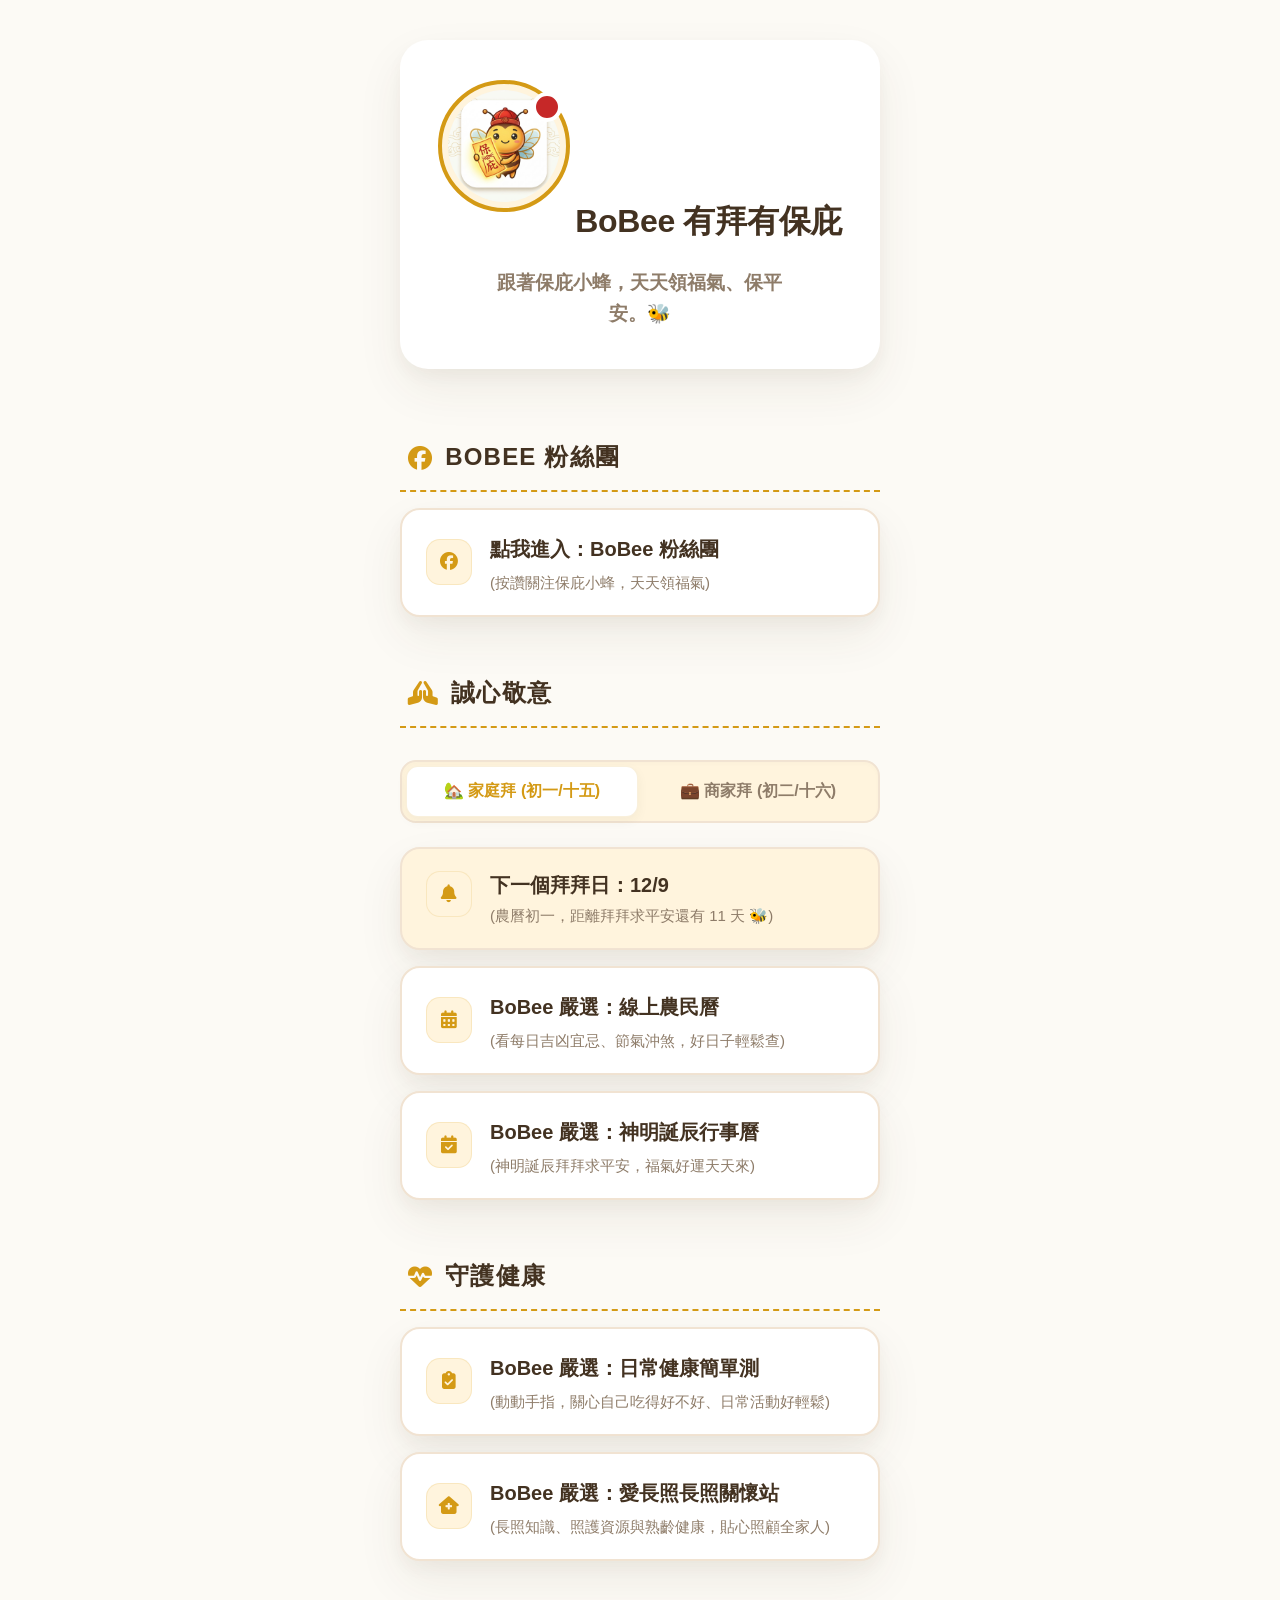
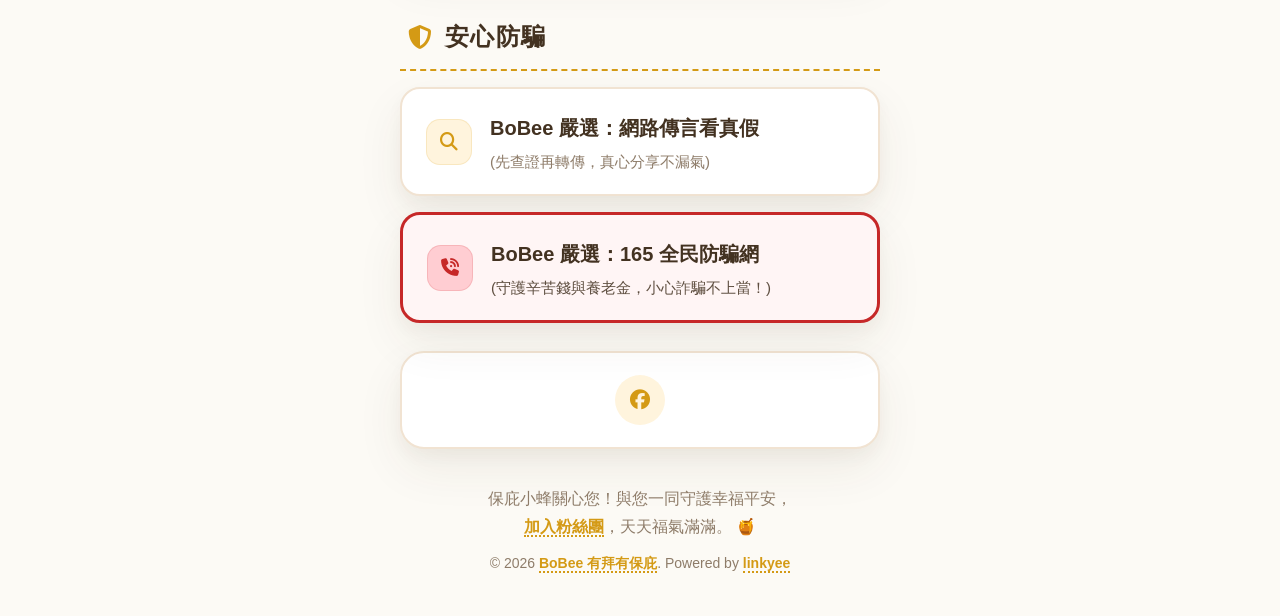
<file: index.html>
<!DOCTYPE html>
<html lang="zh-TW">
<head>
  <meta charset="UTF-8" />
  <meta name="viewport" content="width=device-width, initial-scale=1.0, viewport-fit=cover" />
  <title>BoBee 有拜有保庇</title>

  <meta name="last-modified" content="2026-11-28T05:25:28+0000">
  <meta name="theme-color" media="(prefers-color-scheme: light)" content="#fef6ee">
  <meta name="theme-color" media="(prefers-color-scheme: dark)" content="#1c1814">
  <meta name="apple-mobile-web-app-capable" content="yes">
  <meta name="apple-mobile-web-app-status-bar-style" content="black-translucent">

  <meta property="og:title" content="BoBee 有拜有保庇" />
  <meta name="author" content="BoBee 有拜有保庇" />
  <meta property="og:locale" content="en" />
  <meta name="description" content="跟著保庇小蜂，天天領福氣、保平安。🐝" />
  <meta property="og:description" content="跟著保庇小蜂，天天領福氣、保平安。🐝" />
  <meta property="og:site_name" content="BoBee 有拜有保庇" />
  <meta property="og:image" content="./images/profile.jpg" />
  <meta property="og:type" content="article" />
  <meta name="twitter:card" content="summary_large_image" />
  <meta property="twitter:image" content="./images/profile.jpg" />
  <meta property="twitter:title" content="BoBee 有拜有保庇" />

  <link rel="apple-touch-icon" sizes="180x180" href="./images/favicons/favicon.ico">
  <link rel="shortcut icon" href="./images/favicons/favicon.ico">
  <meta name="apple-mobile-web-app-title" content="BoBee 有拜有保庇">
  <meta name="application-name" content="BoBee 有拜有保庇">

  <link rel="stylesheet" href="https://cdnjs.cloudflare.com/ajax/libs/font-awesome/6.5.2/css/all.min.css" crossorigin="anonymous" referrerpolicy="no-referrer">
  <link rel="stylesheet" href="./styles.css?v=2026-11-28T05:25:28+0000" />
</head>
<body>
  <main class="container">
    <section class="profile-card">
      <div class="profile-pic-wrap">
        <img src="./images/profile.jpg" alt="Profile Picture" class="profile-pic" />
      </div>
      <h1 class="name">BoBee 有拜有保庇</h1>
      <p class="description">跟著保庇小蜂，天天領福氣、保平安。🐝</p>
    </section>

    <nav class="links" aria-label="Primary links">
      
        
        
          <h2 class="link-section-header">
            <span class="section-icon"><i class="fa-brands fa-facebook"></i></span>
            <span class="section-text">BoBee 粉絲團</span>
          </h2>
          
        
      
        
        
          <a href="https://www.facebook.com/profile.php?id=61590633894057" target="_blank" class="link-button" alt="點我進入：BoBee 粉絲團" title="BoBee 粉絲團"
             
             >
            
            <span class="link-icon" aria-hidden="true"><i class="fa-brands fa-facebook"></i></span>
            <span class="link-text">點我進入：BoBee 粉絲團 <span class='link-button-text'>(按讚關注保庇小蜂，天天領福氣)</span></span>
          </a>
        
      
        
        
          <h2 class="link-section-header">
            <span class="section-icon"><i class="fa-solid fa-hands-praying"></i></span>
            <span class="section-text">誠心敬意</span>
          </h2>
          
            <div class="pray-schedule-switcher">
              <button class="pray-tab-btn active" id="tab-btn-15" onclick="selectPraySchedule('1-15')">🏡 家庭拜 (初一/十五)</button>
              <button class="pray-tab-btn" id="tab-btn-16" onclick="selectPraySchedule('2-16')">💼 商家拜 (初二/十六)</button>
            </div>
          
        
      
        
        
          <a href="https://goodaytw.com/" target="_blank" class="link-button link-latest" alt="下一個拜拜日提醒" title="下一個拜拜日提醒"
             id="pray-countdown"
             
               data-opt-15-title="下一個拜拜日：12/9"
               data-opt-15-subtitle="(農曆初一，距離拜拜求平安還有 11 天 🐝)"
               data-opt-16-title="下一個做牙日：12/10"
               data-opt-16-subtitle="(農曆初二，距離做牙求財源還有 12 天 🐝)"
             >
            
            <span class="link-icon" aria-hidden="true"><i class="fa-solid fa-bell"></i></span>
            <span class="link-text"><span id='pray-title-span'>下一個拜拜日：12/9</span><span class='link-button-text' id='pray-subtitle-span'>(農曆初一，距離拜拜求平安還有 11 天 🐝)</span></span>
          </a>
        
      
        
        
          <a href="https://goodaytw.com/" target="_blank" class="link-button" alt="BoBee 嚴選：線上農民曆" title="線上農民曆"
             
             >
            
            <span class="link-icon" aria-hidden="true"><i class="fa-solid fa-calendar-days"></i></span>
            <span class="link-text">BoBee 嚴選：線上農民曆 <span class='link-button-text'>(看每日吉凶宜忌、節氣沖煞，好日子輕鬆查)</span></span>
          </a>
        
      
        
        
          <a href="https://www.fude.studio/calendar/app" target="_blank" class="link-button" alt="BoBee 嚴選：神明誕辰行事曆" title="神明誕辰行事曆"
             
             >
            
            <span class="link-icon" aria-hidden="true"><i class="fa-solid fa-calendar-check"></i></span>
            <span class="link-text">BoBee 嚴選：神明誕辰行事曆 <span class='link-button-text'>(神明誕辰拜拜求平安，福氣好運天天來)</span></span>
          </a>
        
      
        
        
          <h2 class="link-section-header">
            <span class="section-icon"><i class="fa-solid fa-heart-pulse"></i></span>
            <span class="section-text">守護健康</span>
          </h2>
          
        
      
        
        
          <a href="https://tjcare1.lovable.app/" target="_blank" class="link-button" alt="BoBee 嚴選：日常健康簡單測" title="日常健康簡單測"
             
             >
            
            <span class="link-icon" aria-hidden="true"><i class="fa-solid fa-clipboard-check"></i></span>
            <span class="link-text">BoBee 嚴選：日常健康簡單測 <span class='link-button-text'>(動動手指，關心自己吃得好不好、日常活動好輕鬆)</span></span>
          </a>
        
      
        
        
          <a href="https://www.ilong-termcare.com/" target="_blank" class="link-button" alt="BoBee 嚴選：愛長照長照關懷站" title="愛長照長照關懷站"
             
             >
            
            <span class="link-icon" aria-hidden="true"><i class="fa-solid fa-house-medical"></i></span>
            <span class="link-text">BoBee 嚴選：愛長照長照關懷站 <span class='link-button-text'>(長照知識、照護資源與熟齡健康，貼心照顧全家人)</span></span>
          </a>
        
      
        
        
          <h2 class="link-section-header">
            <span class="section-icon"><i class="fa-solid fa-shield-halved"></i></span>
            <span class="section-text">安心防騙</span>
          </h2>
          
        
      
        
        
          <a href="https://www.mygopen.com/" target="_blank" class="link-button" alt="BoBee 嚴選：網路傳言看真假" title="網路傳言看真假"
             
             >
            
            <span class="link-icon" aria-hidden="true"><i class="fa-solid fa-magnifying-glass"></i></span>
            <span class="link-text">BoBee 嚴選：網路傳言看真假 <span class='link-button-text'>(先查證再轉傳，真心分享不漏氣)</span></span>
          </a>
        
      
        
        
          <a href="https://165.npa.gov.tw/" target="_blank" class="link-button link-red" alt="BoBee 嚴選：165 全民防騙網" title="165 全民防騙網"
             
             >
            
            <span class="link-icon" aria-hidden="true"><i class="fa-solid fa-phone-volume"></i></span>
            <span class="link-text">BoBee 嚴選：165 全民防騙網 <span class='link-button-text'>(守護辛苦錢與養老金，小心詐騙不上當！)</span></span>
          </a>
        
      
    </nav>

    <div class="button-container">
      <div class="button-group">
        
          
          <a href="https://www.facebook.com/profile.php?id=61590633894057" title="BoBee Facebook" target="_blank" class="icon-button" aria-label="BoBee Facebook">
            <i class="fa-brands fa-facebook"></i>
          </a>
        
      </div>
    </div>

    <footer class="footer">
      保庇小蜂關心您！與您一同守護幸福平安，<br/><a href="https://www.facebook.com/profile.php?id=61590633894057" target="_blank">加入粉絲團</a>，天天福氣滿滿。 🍯

      <div class="copyright">© 2026 <a href="https://gasolin.idv.tw/" target="_blank">BoBee 有拜有保庇</a>. Powered by <a href="https://github.com/ZhgChgLi/linkyee" target="_blank">linkyee</a>
</div>
    </footer>
  </main>

  
  <script src="./scripts.js?v=2026-11-28T05:25:28+0000"></script>
</body>
</html>
</file>
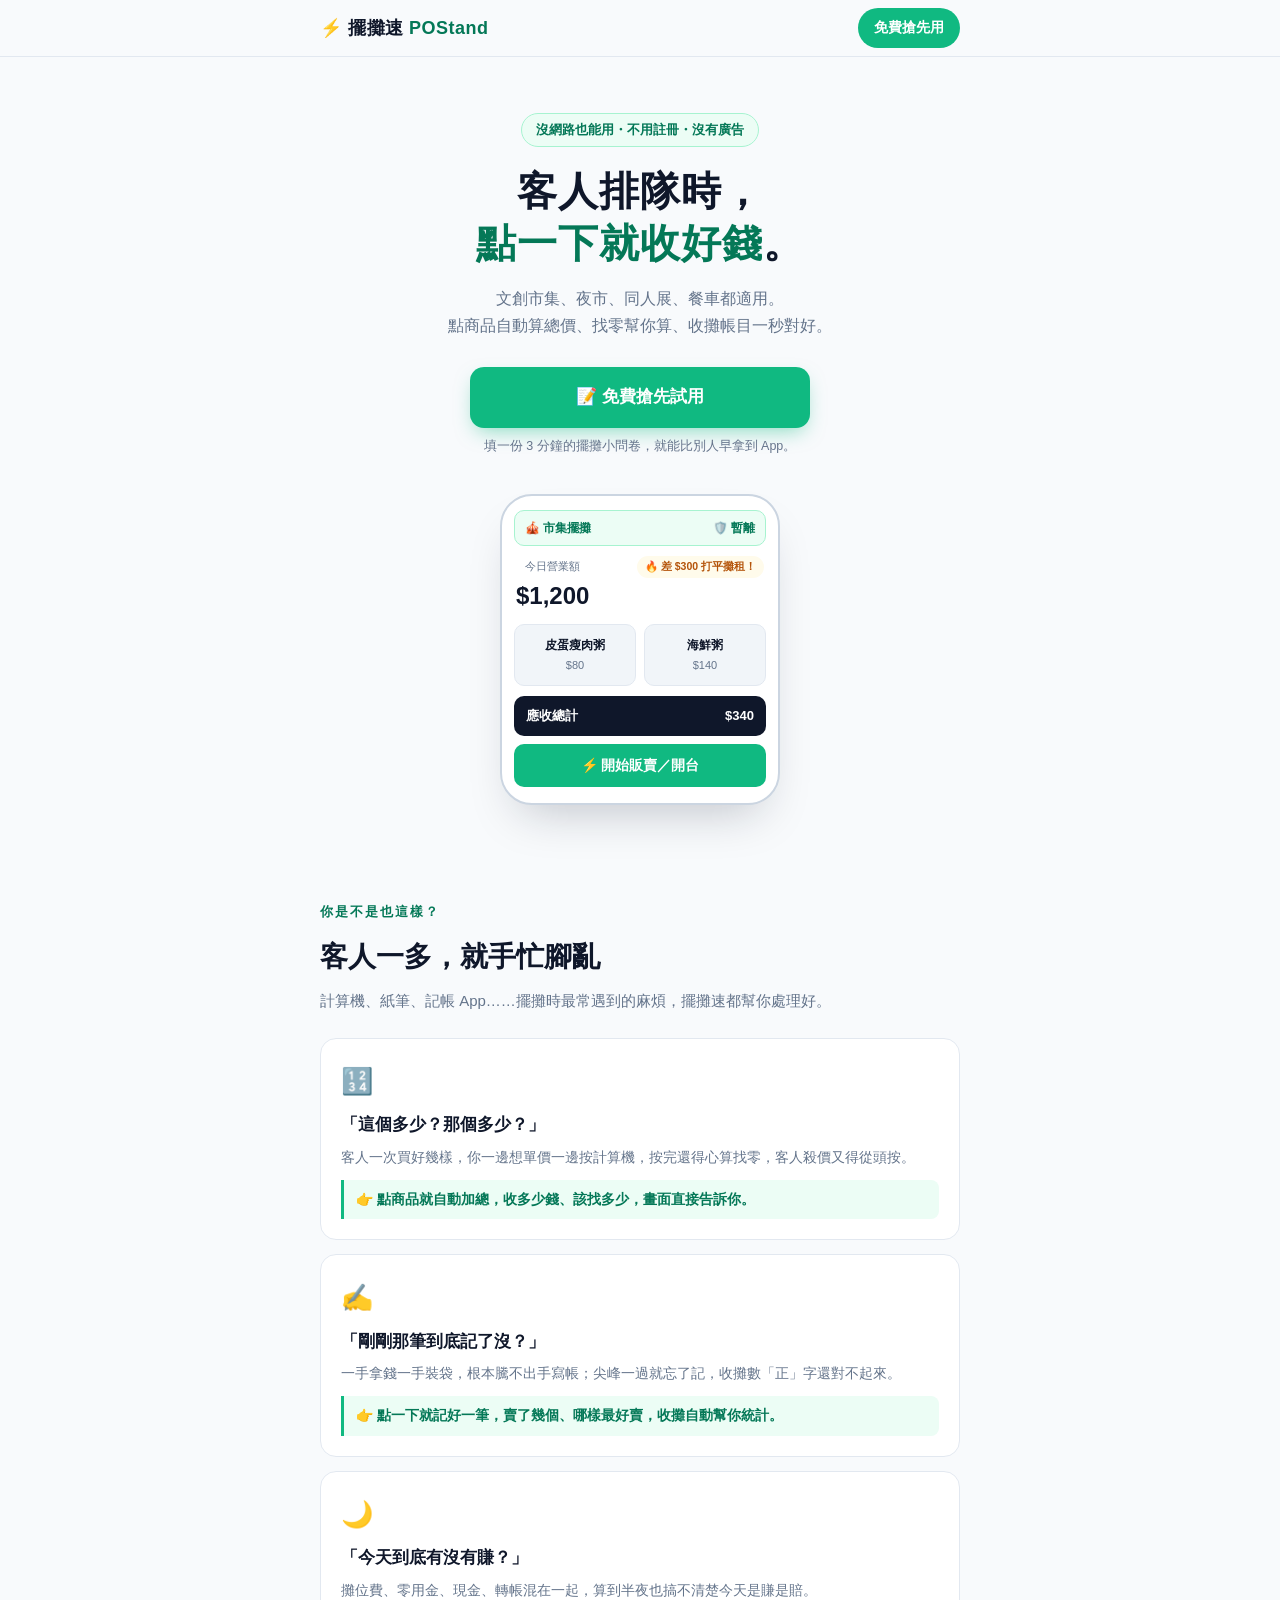
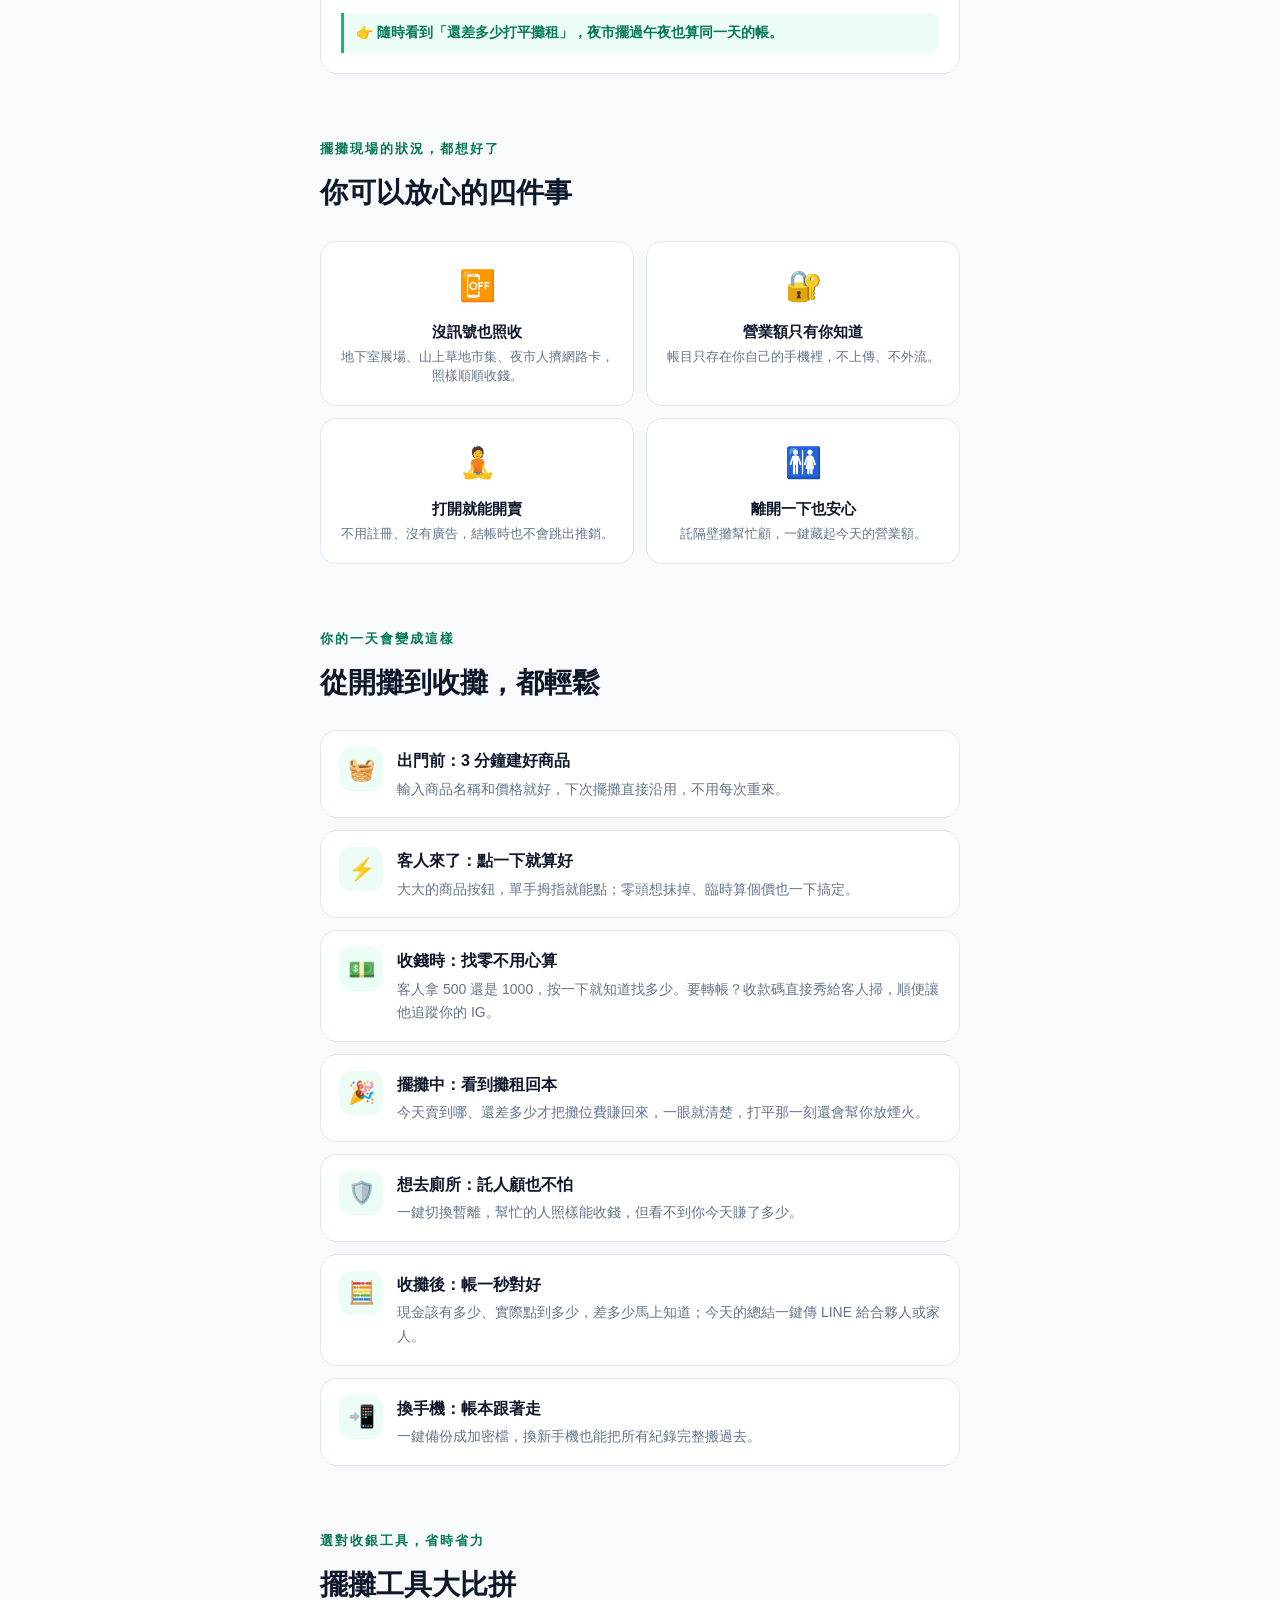
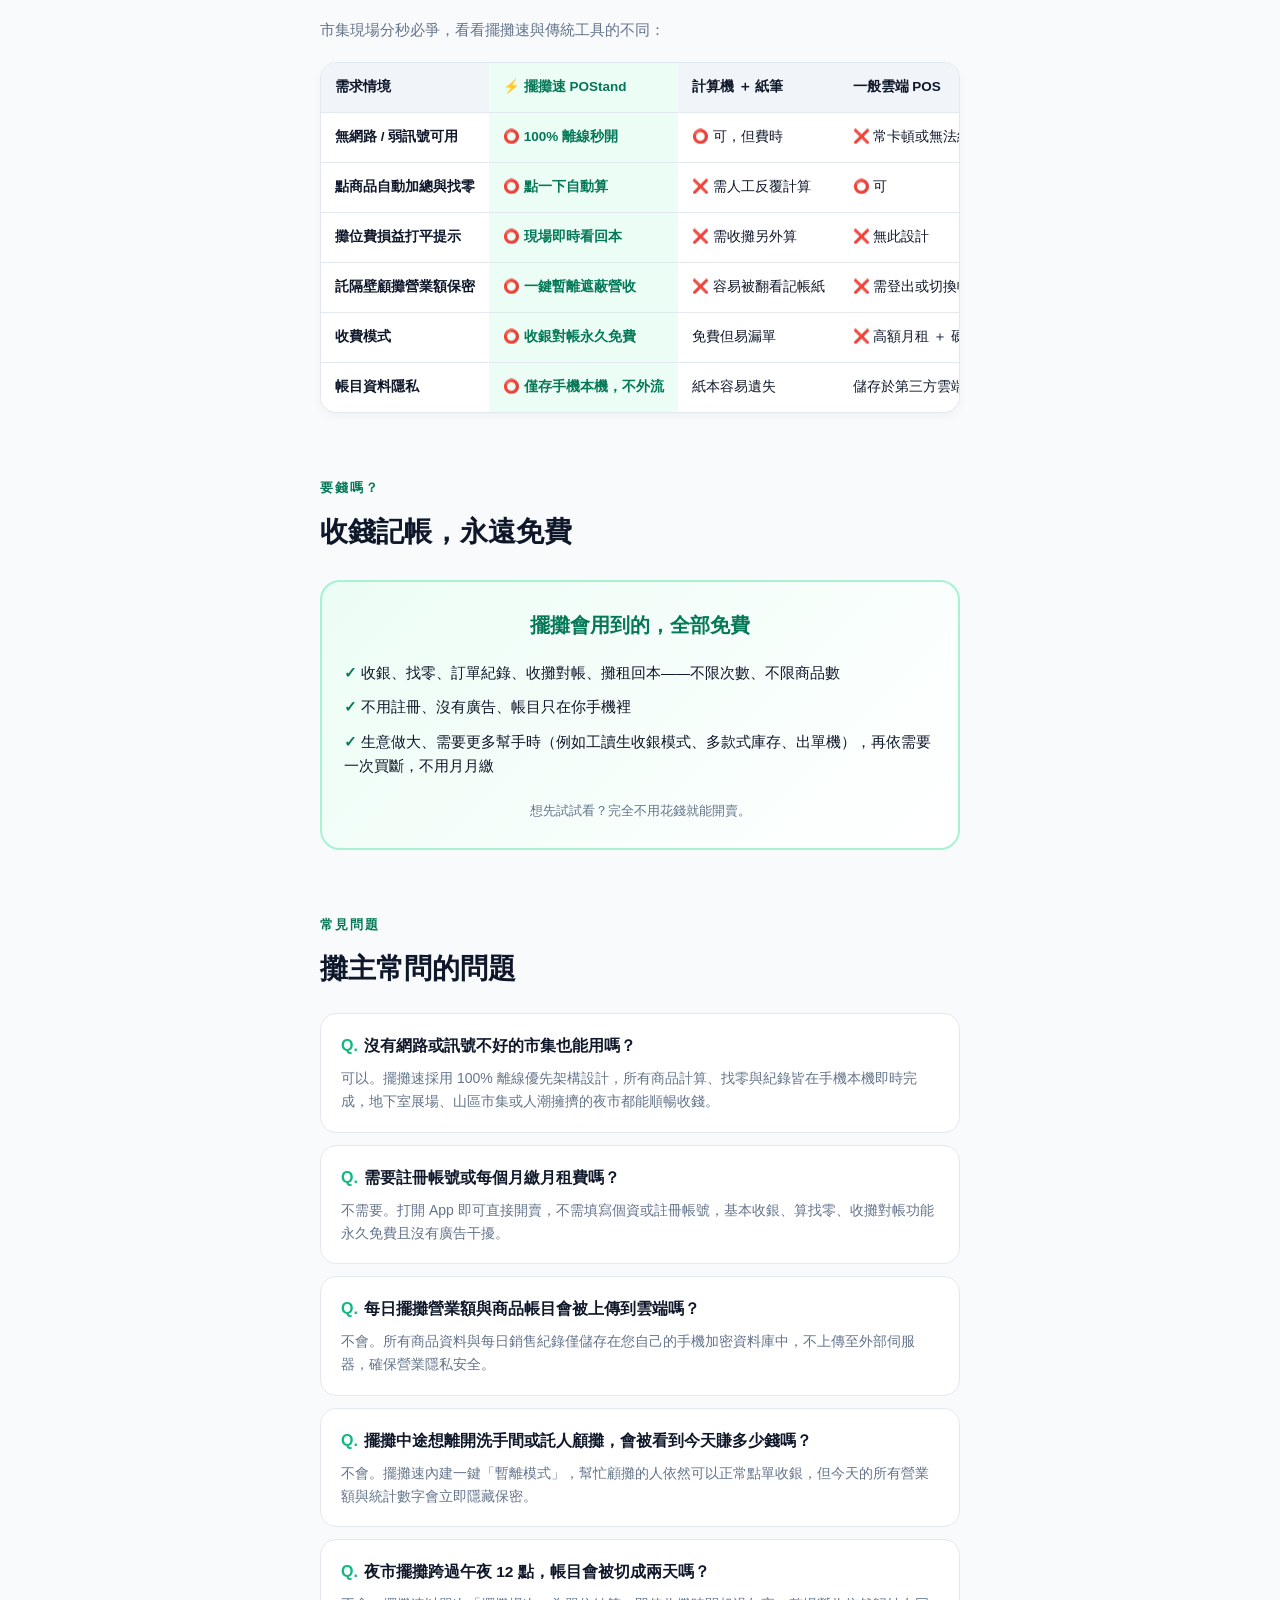
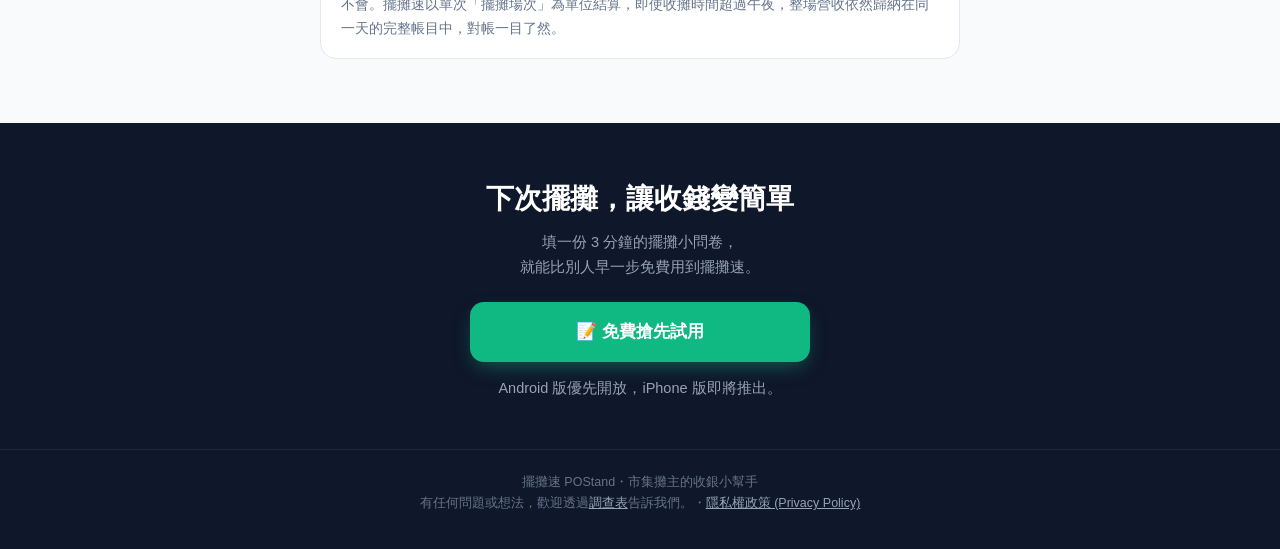
<file: postand/index.html>
<!DOCTYPE html>
<html lang="zh-Hant">
<head>
<meta charset="UTF-8">
<meta name="viewport" content="width=device-width, initial-scale=1.0, viewport-fit=cover">
<title>擺攤速 POStand — 客人排隊時，點一下就收好錢｜市集與夜市離線收銀記帳 App</title>
<meta name="description" content="市集、夜市、同人展、餐車攤主的離線收銀小幫手。點商品自動算總價、幫你算找零、收攤帳目一秒對好。沒網路也能用、不用註冊、沒有廣告。">
<meta name="keywords" content="擺攤速, POStand, 市集收銀, 擺攤記帳, 離線POS, 文創市集, 夜市收銀, 同人展收銀, 餐車記帳, 找零計算, 攤位對帳">
<link rel="canonical" href="https://bobee.tw/postand/">

<!-- Open Graph / Facebook -->
<meta property="og:type" content="website">
<meta property="og:url" content="https://bobee.tw/postand/">
<meta property="og:site_name" content="擺攤速 POStand">
<meta property="og:locale" content="zh_TW">
<meta property="og:title" content="擺攤速 POStand — 客人排隊時，點一下就收好錢">
<meta property="og:description" content="點商品自動算總價、幫你算找零、收攤帳目一秒對好。沒網路也能用、不用註冊、沒有廣告。">

<!-- Twitter -->
<meta name="twitter:card" content="summary">
<meta name="twitter:title" content="擺攤速 POStand — 客人排隊時，點一下就收好錢">
<meta name="twitter:description" content="市集、夜市、同人展、餐車攤主的離線收銀小幫手。點商品自動算總價、幫你算找零、收攤帳目一秒對好。沒網路也能用、不用註冊、沒有廣告。">

<meta name="theme-color" content="#10B981">
<link rel="icon" href="data:image/svg+xml,<svg xmlns='http://www.w3.org/2000/svg' viewBox='0 0 100 100'><text y='.9em' font-size='90'>⚡</text></svg>">

<!-- Schema.org Structured Data for SEO & AEO -->
<script type="application/ld+json">
{
  "@context": "https://schema.org",
  "@graph": [
    {
      "@type": "SoftwareApplication",
      "@id": "https://bobee.tw/postand/#app",
      "name": "擺攤速 POStand",
      "alternateName": ["POStand", "擺攤速"],
      "applicationCategory": "BusinessApplication",
      "operatingSystem": "iOS, Android",
      "description": "專為文創市集、夜市、同人展與餐車攤主設計的離線收銀記帳 App。支援無網路環境自動算總價、找零計算、攤租損益打平提示與一秒對帳。",
      "url": "https://bobee.tw/postand/",
      "offers": {
        "@type": "Offer",
        "price": "0",
        "priceCurrency": "TWD"
      },
      "featureList": [
        "離線收銀無須網路",
        "無須註冊無廣告",
        "自動找零計算",
        "營業額保密暫離模式",
        "攤租損益回本即時試算",
        "收攤快速對帳與匯出"
      ],
      "author": {
        "@type": "Organization",
        "name": "Bobee",
        "url": "https://bobee.tw"
      }
    },
    {
      "@type": "FAQPage",
      "@id": "https://bobee.tw/postand/#faq",
      "mainEntity": [
        {
          "@type": "Question",
          "name": "沒有網路或訊號不好的市集也能用擺攤速收銀嗎？",
          "acceptedAnswer": {
            "@type": "Answer",
            "text": "可以。擺攤速採用 100% 離線優先架構設計，所有商品計算、找零與紀錄皆在手機本機即時完成，地下室展場、山區市集或人潮擁擠的夜市都能順暢收錢。"
          }
        },
        {
          "@type": "Question",
          "name": "擺攤速需要註冊帳號或每個月繳訂閱費嗎？",
          "acceptedAnswer": {
            "@type": "Answer",
            "text": "不需要。打開 App 即可直接開賣，不需填寫個資或註冊帳號，基本收銀、算找零、收攤對帳功能永久免費且沒有廣告干擾。"
          }
        },
        {
          "@type": "Question",
          "name": "我的每日擺攤營業額與商品帳目會被上傳到雲端嗎？",
          "acceptedAnswer": {
            "@type": "Answer",
            "text": "不會。所有商品資料與每日銷售紀錄僅儲存在您自己的手機加密資料庫中，不上傳至外部伺服器，確保營業隱私安全。"
          }
        },
        {
          "@type": "Question",
          "name": "擺攤中途想離開洗手間或託人顧攤，會被看到今天賺多少錢嗎？",
          "acceptedAnswer": {
            "@type": "Answer",
            "text": "不會。擺攤速內建一鍵「暫離模式」，幫忙顧攤的人依然可以正常點單收銀，但今天的所有營業額與統計數字會立即隱藏保密。"
          }
        },
        {
          "@type": "Question",
          "name": "擺攤跨夜（例如夜市擺過午夜 12 點），帳目會被切成兩天嗎？",
          "acceptedAnswer": {
            "@type": "Answer",
            "text": "不會。擺攤速以單次「擺攤場次」為單位結算，即使收攤時間超過午夜，整場營收依然歸納在同一天的完整帳目中。"
          }
        }
      ]
    }
  ]
}
</script>
<style>
  /* ==== Design tokens = app light theme (src/core/theme.ts LIGHT_COLORS) ==== */
  :root {
    --primary: #10B981;
    --primary-dark: #047857;
    --primary-light: #ECFDF5;
    --primary-border: #A7F3D0;
    --warning: #F59E0B;
    --warning-light: #FFFBEB;
    --warning-dark: #B45309;
    --danger: #EF4444;
    --bg: #F8FAFC;
    --surface: #FFFFFF;
    --surface-sub: #F1F5F9;
    --text-main: #0F172A;
    --text-muted: #64748B;
    --border: #E2E8F0;
    --border-strong: #CBD5E1;
    --radius: 16px;
  }
  * { margin: 0; padding: 0; box-sizing: border-box; }
  html { scroll-behavior: smooth; }
  body {
    font-family: -apple-system, BlinkMacSystemFont, "PingFang TC", "Noto Sans TC", "Microsoft JhengHei", sans-serif;
    background: var(--bg);
    color: var(--text-main);
    line-height: 1.7;
    -webkit-font-smoothing: antialiased;
  }
  .wrap { max-width: 680px; margin: 0 auto; padding: 0 20px; }

  /* ==== Header ==== */
  header {
    position: sticky; top: 0; z-index: 50;
    background: rgba(248,250,252,.92);
    backdrop-filter: blur(10px);
    border-bottom: 1px solid var(--border);
  }
  .nav { display: flex; align-items: center; justify-content: space-between; height: 56px; }
  .brand { font-weight: 800; font-size: 18px; color: var(--text-main); text-decoration: none; letter-spacing: .5px; }
  .brand em { font-style: normal; color: var(--primary-dark); }
  .nav-cta {
    background: var(--primary); color: #fff; text-decoration: none;
    font-size: 14px; font-weight: 700; padding: 8px 16px; border-radius: 999px;
  }

  /* ==== Hero ==== */
  .hero { padding: 56px 0 40px; text-align: center; }
  .hero .badge {
    display: inline-block; background: var(--primary-light); color: var(--primary-dark);
    border: 1px solid var(--primary-border); border-radius: 999px;
    font-size: 13px; font-weight: 700; padding: 5px 14px; margin-bottom: 18px;
  }
  .hero h1 { font-size: clamp(28px, 7vw, 40px); line-height: 1.3; font-weight: 900; letter-spacing: 1px; }
  .hero h1 .hl { color: var(--primary-dark); }
  .hero p.sub { margin-top: 16px; font-size: 16px; color: var(--text-muted); }
  .hero-cta { margin-top: 28px; display: flex; flex-direction: column; gap: 12px; align-items: center; }
  .btn {
    display: flex; align-items: center; justify-content: center; gap: 8px;
    width: 100%; max-width: 340px; text-decoration: none; text-align: center;
    border-radius: 14px; font-size: 17px; font-weight: 800; padding: 16px 20px;
    margin-left: auto; margin-right: auto;
    transition: transform .15s ease;
  }
  .btn:active { transform: scale(.97); }
  .btn-primary {
    background: var(--primary); color: #fff;
    box-shadow: 0 8px 20px -6px rgba(16,185,129,.5);
  }
  .btn-secondary {
    background: var(--surface); color: var(--primary-dark);
    border: 2px solid var(--primary-border);
  }
  .btn + .btn-hint { margin-top: -4px; }
  .btn-hint { font-size: 12.5px; color: var(--text-muted); }
  .hidden { display: none !important; }

  /* ==== Phone mock ==== */
  .mock { margin: 36px auto 0; width: 280px; }
  .phone {
    background: var(--surface); border: 2px solid var(--border-strong); border-radius: 32px;
    padding: 14px 12px 16px; box-shadow: 0 24px 48px -20px rgba(15,23,42,.25);
  }
  .phone-top {
    display: flex; justify-content: space-between; align-items: center;
    background: var(--primary-light); border: 1px solid var(--primary-border);
    border-radius: 10px; padding: 7px 10px; font-size: 12px; font-weight: 700; color: var(--primary-dark);
  }
  .phone-kpi { margin: 10px 2px 8px; display: flex; justify-content: space-between; align-items: baseline; }
  .kpi-label { font-size: 11px; color: var(--text-muted); display: block; }
  .kpi-num { font-size: 24px; font-weight: 900; font-variant-numeric: tabular-nums; }
  .chip {
    display: inline-block; background: var(--warning-light); color: var(--warning-dark);
    font-size: 10.5px; font-weight: 700; padding: 2px 8px; border-radius: 999px;
  }
  .grid2 { display: grid; grid-template-columns: 1fr 1fr; gap: 8px; margin-top: 8px; }
  .tile {
    background: var(--surface-sub); border: 1px solid var(--border); border-radius: 10px;
    padding: 10px 8px; font-size: 12px; font-weight: 700;
  }
  .tile span { display: block; font-size: 11px; color: var(--text-muted); font-weight: 400; font-variant-numeric: tabular-nums; }
  .phone-total {
    margin-top: 10px; background: var(--text-main); color: #fff; border-radius: 10px;
    padding: 9px 12px; font-size: 13px; font-weight: 800; display: flex; justify-content: space-between;
    font-variant-numeric: tabular-nums;
  }
  .phone-cta {
    margin-top: 8px; background: var(--primary); color: #fff; border-radius: 10px;
    text-align: center; padding: 10px; font-size: 14px; font-weight: 800;
  }

  /* ==== Sections ==== */
  section { padding: 52px 0 8px; }
  .sec-tag { color: var(--primary-dark); font-size: 13px; font-weight: 800; letter-spacing: 2px; }
  h2 { font-size: clamp(22px, 5.5vw, 28px); font-weight: 900; margin: 8px 0 8px; }
  .sec-desc { color: var(--text-muted); font-size: 15px; }

  /* Replace cards */
  .cards { display: grid; gap: 14px; margin-top: 24px; }
  .card {
    background: var(--surface); border: 1px solid var(--border); border-radius: var(--radius);
    padding: 20px;
  }
  .card .emoji { font-size: 26px; }
  .card h3 { font-size: 17px; margin: 8px 0 6px; }
  .card .pain { color: var(--text-muted); font-size: 14px; }
  .card .gain { margin-top: 10px; background: var(--primary-light); border-left: 3px solid var(--primary); padding: 8px 12px; border-radius: 0 8px 8px 0; font-size: 14px; font-weight: 600; color: var(--primary-dark); }

  /* Feature list */
  .feat { display: grid; gap: 12px; margin-top: 24px; }
  .feat-item {
    display: flex; gap: 14px; align-items: flex-start;
    background: var(--surface); border: 1px solid var(--border); border-radius: var(--radius); padding: 16px 18px;
  }
  .feat-icon {
    flex: 0 0 44px; height: 44px; border-radius: 12px; background: var(--primary-light);
    display: flex; align-items: center; justify-content: center; font-size: 22px;
  }
  .feat-item h3 { font-size: 16px; margin-bottom: 3px; }
  .feat-item p { font-size: 14px; color: var(--text-muted); }

  /* Principles */
  .principle-grid { display: grid; grid-template-columns: 1fr 1fr; gap: 12px; margin-top: 24px; }
  .principle {
    background: var(--surface); border: 1px solid var(--border); border-radius: var(--radius);
    padding: 18px 16px; text-align: center;
  }
  .principle .emoji { font-size: 30px; }
  .principle h3 { font-size: 15px; margin: 8px 0 4px; }
  .principle p { font-size: 12.5px; color: var(--text-muted); line-height: 1.55; }

  /* Pricing */
  .price-hero {
    margin-top: 24px; background: linear-gradient(135deg, var(--primary-light), #fff);
    border: 2px solid var(--primary-border); border-radius: 20px; padding: 26px 22px; text-align: center;
  }
  .price-hero .tag { font-weight: 800; font-size: 20px; color: var(--primary-dark); }
  .price-hero ul { list-style: none; margin-top: 14px; text-align: left; }
  .price-hero li { font-size: 14.5px; padding: 5px 0; }
  .price-hero li::before { content: "✓ "; color: var(--primary-dark); font-weight: 800; }
  .price-note { margin-top: 16px; font-size: 13px; color: var(--text-muted); }

  /* Comparison Table */
  .table-wrap { overflow-x: auto; margin-top: 20px; border-radius: var(--radius); border: 1px solid var(--border); background: var(--surface); box-shadow: 0 4px 12px -2px rgba(15,23,42,.05); }
  table.compare-table { width: 100%; border-collapse: collapse; text-align: left; font-size: 13.5px; }
  table.compare-table th, table.compare-table td { padding: 13px 14px; border-bottom: 1px solid var(--border); white-space: nowrap; }
  table.compare-table th { background: var(--surface-sub); font-weight: 800; color: var(--text-main); }
  table.compare-table th.col-hl, table.compare-table td.col-hl { background: var(--primary-light); color: var(--primary-dark); font-weight: 800; }
  table.compare-table tr:last-child td { border-bottom: none; }

  /* FAQ */
  .faq-list { display: grid; gap: 12px; margin-top: 20px; }
  .faq-item {
    background: var(--surface); border: 1px solid var(--border); border-radius: var(--radius); padding: 18px 20px;
  }
  .faq-item h3 { font-size: 15.5px; font-weight: 800; color: var(--text-main); margin-bottom: 8px; display: flex; align-items: baseline; gap: 6px; }
  .faq-item h3::before { content: "Q."; color: var(--primary); font-weight: 900; font-size: 16px; }
  .faq-item p { font-size: 14px; color: var(--text-muted); line-height: 1.65; margin: 0; }

  /* Survey band */
  .survey {
    margin: 56px 0 0; padding: 44px 0 48px;
    background: var(--text-main); color: #fff;
  }
  .survey h2 { color: #fff; }
  .survey p { color: #94A3B8; font-size: 14.5px; margin-top: 8px; }
  .survey .btn-primary { margin: 22px auto 0; }

  footer { background: var(--text-main); color: #64748B; font-size: 12.5px; padding: 22px 0 34px; border-top: 1px solid #1E293B; text-align: center; }
  footer a { color: #94A3B8; }
</style>
</head>
<body>

<header>
  <div class="wrap nav">
    <a class="brand" href="#top">⚡ 擺攤速 <em>POStand</em></a>
    <a class="nav-cta" href="https://forms.gle/gsZ1opirxMMz4WYP7" target="_blank" rel="noopener">免費搶先用</a>
  </div>
</header>

<main id="top">
  <div class="wrap">

    <!-- HERO -->
    <div class="hero">
      <span class="badge">沒網路也能用・不用註冊・沒有廣告</span>
      <h1>客人排隊時，<br><span class="hl">點一下就收好錢</span>。</h1>
      <p class="sub">文創市集、夜市、同人展、餐車都適用。<br>點商品自動算總價、找零幫你算、收攤帳目一秒對好。</p>
      <div class="hero-cta">
        <!-- Store badges — 上架後移除 hidden class 並填入連結 -->
        <div class="store-row hidden" id="storeRow">
          <a class="btn btn-primary hidden" id="btnIos" href="#" rel="noopener"></a>
          <a class="btn btn-primary hidden" id="btnAndroid" href="#" rel="noopener"></a>
        </div>
        <a class="btn btn-primary" href="https://forms.gle/gsZ1opirxMMz4WYP7" target="_blank" rel="noopener">📝 免費搶先試用</a>
        <p class="btn-hint">填一份 3 分鐘的擺攤小問卷，就能比別人早拿到 App。</p>
      </div>
      <div class="mock" aria-hidden="true">
        <div class="phone">
          <div class="phone-top"><span>🎪 市集擺攤</span><span>🛡️ 暫離</span></div>
          <div class="phone-kpi">
            <div><span class="kpi-label">今日營業額</span><span class="kpi-num">$1,200</span></div>
            <span class="chip">🔥 差 $300 打平攤租！</span>
          </div>
          <div class="grid2">
            <div class="tile">皮蛋瘦肉粥<span>$80</span></div>
            <div class="tile">海鮮粥<span>$140</span></div>
          </div>
          <div class="phone-total"><span>應收總計</span><span>$340</span></div>
          <div class="phone-cta">⚡ 開始販賣／開台</div>
        </div>
      </div>
    </div>

    <!-- PAIN → GAIN -->
    <section id="why">
      <span class="sec-tag">你是不是也這樣？</span>
      <h2>客人一多，就手忙腳亂</h2>
      <p class="sec-desc">計算機、紙筆、記帳 App……擺攤時最常遇到的麻煩，擺攤速都幫你處理好。</p>
      <div class="cards">
        <div class="card">
          <span class="emoji">🔢</span>
          <h3>「這個多少？那個多少？」</h3>
          <p class="pain">客人一次買好幾樣，你一邊想單價一邊按計算機，按完還得心算找零，客人殺價又得從頭按。</p>
          <p class="gain">👉 點商品就自動加總，收多少錢、該找多少，畫面直接告訴你。</p>
        </div>
        <div class="card">
          <span class="emoji">✍️</span>
          <h3>「剛剛那筆到底記了沒？」</h3>
          <p class="pain">一手拿錢一手裝袋，根本騰不出手寫帳；尖峰一過就忘了記，收攤數「正」字還對不起來。</p>
          <p class="gain">👉 點一下就記好一筆，賣了幾個、哪樣最好賣，收攤自動幫你統計。</p>
        </div>
        <div class="card">
          <span class="emoji">🌙</span>
          <h3>「今天到底有沒有賺？」</h3>
          <p class="pain">攤位費、零用金、現金、轉帳混在一起，算到半夜也搞不清楚今天是賺是賠。</p>
          <p class="gain">👉 隨時看到「還差多少打平攤租」，夜市擺過午夜也算同一天的帳。</p>
        </div>
      </div>
    </section>

    <!-- PROMISES -->
    <section id="principles">
      <span class="sec-tag">擺攤現場的狀況，都想好了</span>
      <h2>你可以放心的四件事</h2>
      <div class="principle-grid">
        <div class="principle"><span class="emoji">📴</span><h3>沒訊號也照收</h3><p>地下室展場、山上草地市集、夜市人擠網路卡，照樣順順收錢。</p></div>
        <div class="principle"><span class="emoji">🔐</span><h3>營業額只有你知道</h3><p>帳目只存在你自己的手機裡，不上傳、不外流。</p></div>
        <div class="principle"><span class="emoji">🧘</span><h3>打開就能開賣</h3><p>不用註冊、沒有廣告，結帳時也不會跳出推銷。</p></div>
        <div class="principle"><span class="emoji">🚻</span><h3>離開一下也安心</h3><p>託隔壁攤幫忙顧，一鍵藏起今天的營業額。</p></div>
      </div>
    </section>

    <!-- A DAY WITH POSTAND -->
    <section id="features">
      <span class="sec-tag">你的一天會變成這樣</span>
      <h2>從開攤到收攤，都輕鬆</h2>
      <div class="feat">
        <div class="feat-item"><div class="feat-icon">🧺</div><div><h3>出門前：3 分鐘建好商品</h3><p>輸入商品名稱和價格就好，下次擺攤直接沿用，不用每次重來。</p></div></div>
        <div class="feat-item"><div class="feat-icon">⚡</div><div><h3>客人來了：點一下就算好</h3><p>大大的商品按鈕，單手拇指就能點；零頭想抹掉、臨時算個價也一下搞定。</p></div></div>
        <div class="feat-item"><div class="feat-icon">💵</div><div><h3>收錢時：找零不用心算</h3><p>客人拿 500 還是 1000，按一下就知道找多少。要轉帳？收款碼直接秀給客人掃，順便讓他追蹤你的 IG。</p></div></div>
        <div class="feat-item"><div class="feat-icon">🎉</div><div><h3>擺攤中：看到攤租回本</h3><p>今天賣到哪、還差多少才把攤位費賺回來，一眼就清楚，打平那一刻還會幫你放煙火。</p></div></div>
        <div class="feat-item"><div class="feat-icon">🛡️</div><div><h3>想去廁所：託人顧也不怕</h3><p>一鍵切換暫離，幫忙的人照樣能收錢，但看不到你今天賺了多少。</p></div></div>
        <div class="feat-item"><div class="feat-icon">🧮</div><div><h3>收攤後：帳一秒對好</h3><p>現金該有多少、實際點到多少，差多少馬上知道；今天的總結一鍵傳 LINE 給合夥人或家人。</p></div></div>
        <div class="feat-item"><div class="feat-icon">📲</div><div><h3>換手機：帳本跟著走</h3><p>一鍵備份成加密檔，換新手機也能把所有紀錄完整搬過去。</p></div></div>
      </div>
    </section>

    <!-- COMPARISON -->
    <section id="compare">
      <span class="sec-tag">選對收銀工具，省時省力</span>
      <h2>擺攤工具大比拼</h2>
      <p class="sec-desc">市集現場分秒必爭，看看擺攤速與傳統工具的不同：</p>
      <div class="table-wrap">
        <table class="compare-table">
          <thead>
            <tr>
              <th>需求情境</th>
              <th class="col-hl">⚡ 擺攤速 POStand</th>
              <th>計算機 ＋ 紙筆</th>
              <th>一般雲端 POS</th>
              <th>一般個人記帳軟體</th>
            </tr>
          </thead>
          <tbody>
            <tr>
              <td><strong>無網路 / 弱訊號可用</strong></td>
              <td class="col-hl">⭕ 100% 離線秒開</td>
              <td>⭕ 可，但費時</td>
              <td>❌ 常卡頓或無法結帳</td>
              <td>⭕ 可</td>
            </tr>
            <tr>
              <td><strong>點商品自動加總與找零</strong></td>
              <td class="col-hl">⭕ 點一下自動算</td>
              <td>❌ 需人工反覆計算</td>
              <td>⭕ 可</td>
              <td>❌ 需每筆手動打字</td>
            </tr>
            <tr>
              <td><strong>攤位費損益打平提示</strong></td>
              <td class="col-hl">⭕ 現場即時看回本</td>
              <td>❌ 需收攤另外算</td>
              <td>❌ 無此設計</td>
              <td>❌ 無此設計</td>
            </tr>
            <tr>
              <td><strong>託隔壁顧攤營業額保密</strong></td>
              <td class="col-hl">⭕ 一鍵暫離遮蔽營收</td>
              <td>❌ 容易被翻看記帳紙</td>
              <td>❌ 需登出或切換帳號</td>
              <td>❌ 容易被看到隱私</td>
            </tr>
            <tr>
              <td><strong>收費模式</strong></td>
              <td class="col-hl">⭕ 收銀對帳永久免費</td>
              <td>免費但易漏單</td>
              <td>❌ 高額月租 ＋ 硬體成本</td>
              <td>免費但常跳廣告</td>
            </tr>
            <tr>
              <td><strong>帳目資料隱私</strong></td>
              <td class="col-hl">⭕ 僅存手機本機，不外流</td>
              <td>紙本容易遺失</td>
              <td>儲存於第三方雲端</td>
              <td>儲存於廠商伺服器</td>
            </tr>
          </tbody>
        </table>
      </div>
    </section>

    <!-- PRICING -->
    <section id="pricing">
      <span class="sec-tag">要錢嗎？</span>
      <h2>收錢記帳，永遠免費</h2>
      <div class="price-hero">
        <div class="tag">擺攤會用到的，全部免費</div>
        <ul>
          <li>收銀、找零、訂單紀錄、收攤對帳、攤租回本——不限次數、不限商品數</li>
          <li>不用註冊、沒有廣告、帳目只在你手機裡</li>
          <li>生意做大、需要更多幫手時（例如工讀生收銀模式、多款式庫存、出單機），再依需要一次買斷，不用月月繳</li>
        </ul>
        <p class="price-note">想先試試看？完全不用花錢就能開賣。</p>
      </div>
    </section>

    <!-- FAQ -->
    <section id="faq">
      <span class="sec-tag">常見問題</span>
      <h2>攤主常問的問題</h2>
      <div class="faq-list">
        <div class="faq-item">
          <h3>沒有網路或訊號不好的市集也能用嗎？</h3>
          <p>可以。擺攤速採用 100% 離線優先架構設計，所有商品計算、找零與紀錄皆在手機本機即時完成，地下室展場、山區市集或人潮擁擠的夜市都能順暢收錢。</p>
        </div>
        <div class="faq-item">
          <h3>需要註冊帳號或每個月繳月租費嗎？</h3>
          <p>不需要。打開 App 即可直接開賣，不需填寫個資或註冊帳號，基本收銀、算找零、收攤對帳功能永久免費且沒有廣告干擾。</p>
        </div>
        <div class="faq-item">
          <h3>每日擺攤營業額與商品帳目會被上傳到雲端嗎？</h3>
          <p>不會。所有商品資料與每日銷售紀錄僅儲存在您自己的手機加密資料庫中，不上傳至外部伺服器，確保營業隱私安全。</p>
        </div>
        <div class="faq-item">
          <h3>擺攤中途想離開洗手間或託人顧攤，會被看到今天賺多少錢嗎？</h3>
          <p>不會。擺攤速內建一鍵「暫離模式」，幫忙顧攤的人依然可以正常點單收銀，但今天的所有營業額與統計數字會立即隱藏保密。</p>
        </div>
        <div class="faq-item">
          <h3>夜市擺攤跨過午夜 12 點，帳目會被切成兩天嗎？</h3>
          <p>不會。擺攤速以單次「擺攤場次」為單位結算，即使收攤時間超過午夜，整場營收依然歸納在同一天的完整帳目中，對帳一目了然。</p>
        </div>
      </div>
    </section>

  </div>

  <!-- SURVEY CTA -->
  <div class="survey">
    <div class="wrap" style="text-align:center">
      <h2>下次擺攤，讓收錢變簡單</h2>
      <p>填一份 3 分鐘的擺攤小問卷，<br>就能比別人早一步免費用到擺攤速。</p>
      <a class="btn btn-primary" href="https://forms.gle/gsZ1opirxMMz4WYP7" target="_blank" rel="noopener">📝 免費搶先試用</a>
      <p class="price-note" style="margin-top:14px">Android 版優先開放，iPhone 版即將推出。</p>
    </div>
  </div>

  <footer>
    <div class="wrap">
      <p>擺攤速 POStand・市集攤主的收銀小幫手</p>
      <p>有任何問題或想法，歡迎透過<a href="https://forms.gle/gsZ1opirxMMz4WYP7" target="_blank" rel="noopener">調查表</a>告訴我們。・<a href="/postand/privacy">隱私權政策 (Privacy Policy)</a></p>
    </div>
  </footer>
</main>

<script>
  // ==== Store launch: fill links, remove hidden, run this in console or edit here ====
  // Set RELEASE_READY = true (or flip the hidden classes in HTML) when stores go live.
  var RELEASE_READY = false;
  var STORE = {
    ios: 'https://apps.apple.com/app/id0000000000',        // TODO fill at launch
    android: 'https://play.google.com/store/apps/details?id=tw.bobee.postand' // TODO fill at launch
  };
  if (RELEASE_READY) {
    document.getElementById('storeRow').classList.remove('hidden');
    var ios = document.getElementById('btnIos'), an = document.getElementById('btnAndroid');
    ios.classList.remove('hidden'); an.classList.remove('hidden');
    ios.href = STORE.ios; an.href = STORE.android;
    ios.textContent = '  App Store 下載';
    an.textContent = '▶︎ Google Play 下載';
  }
</script>
</body>
</html>
</file>
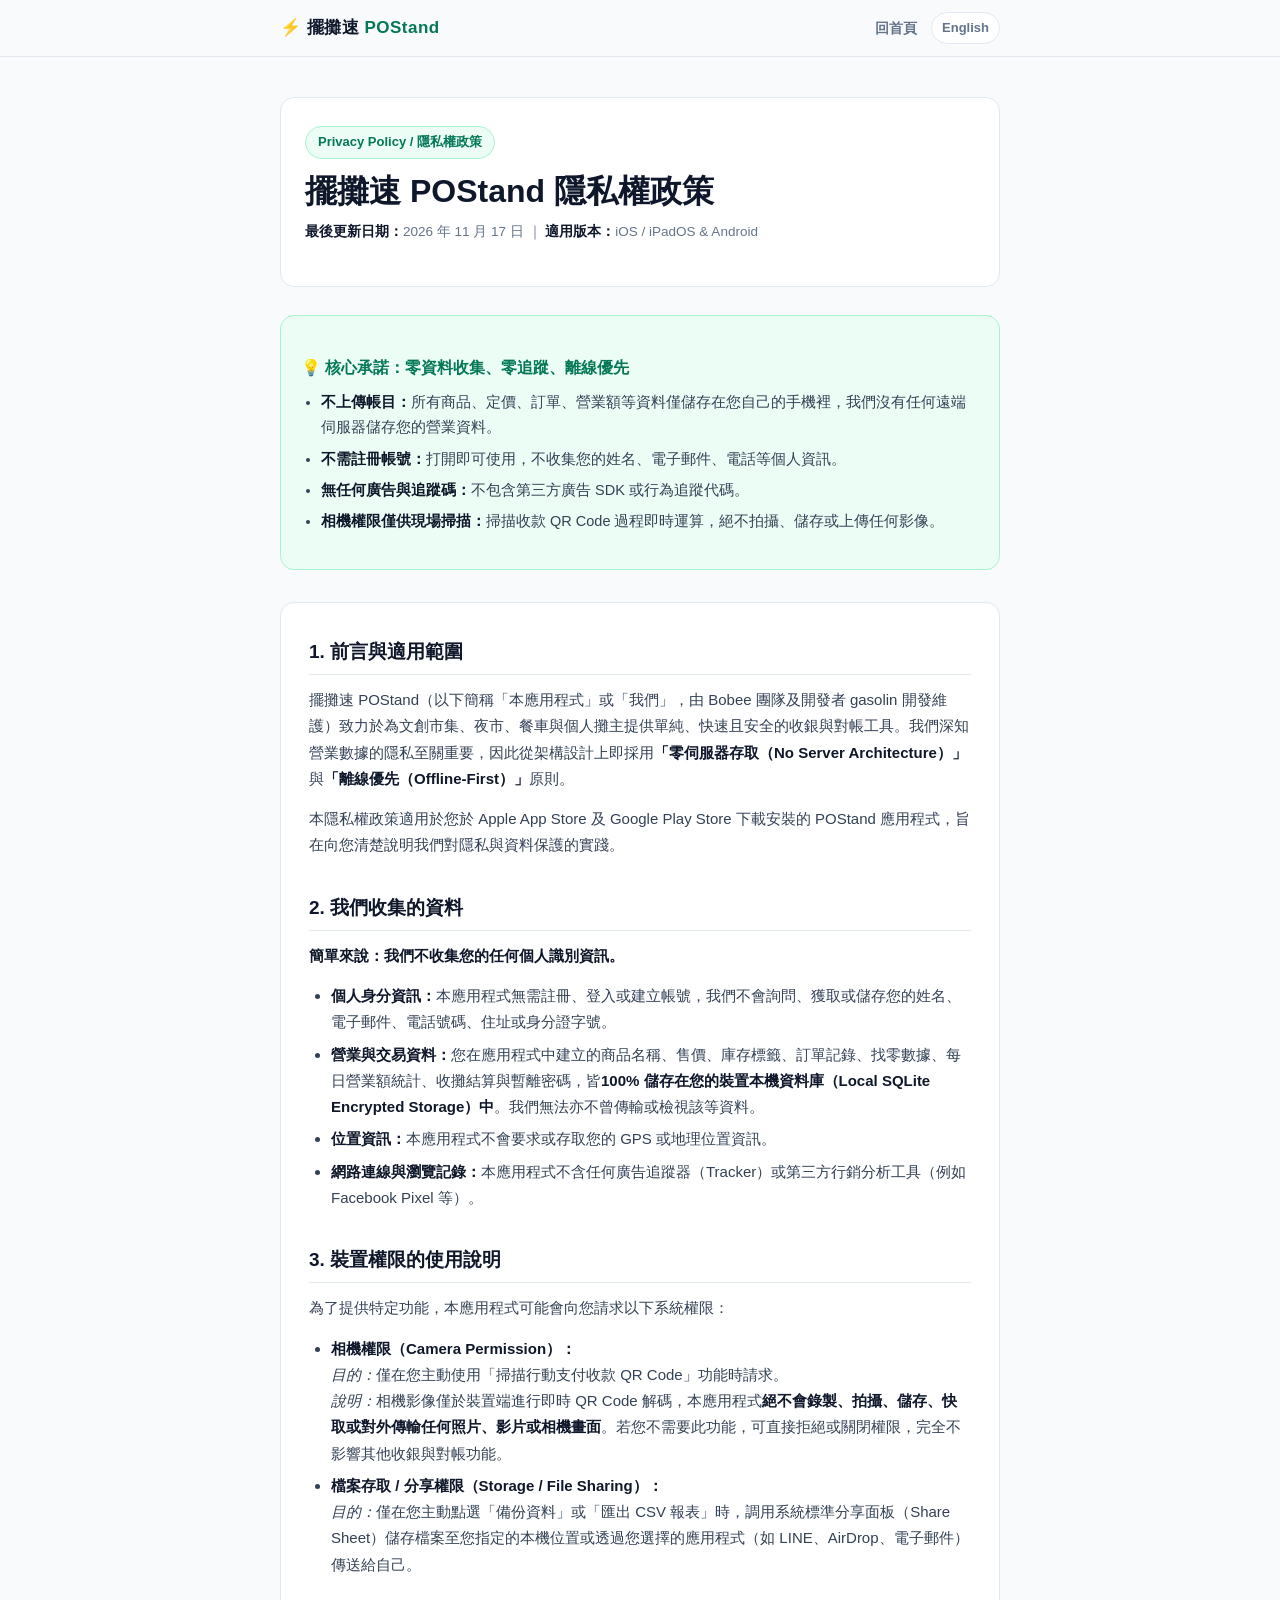
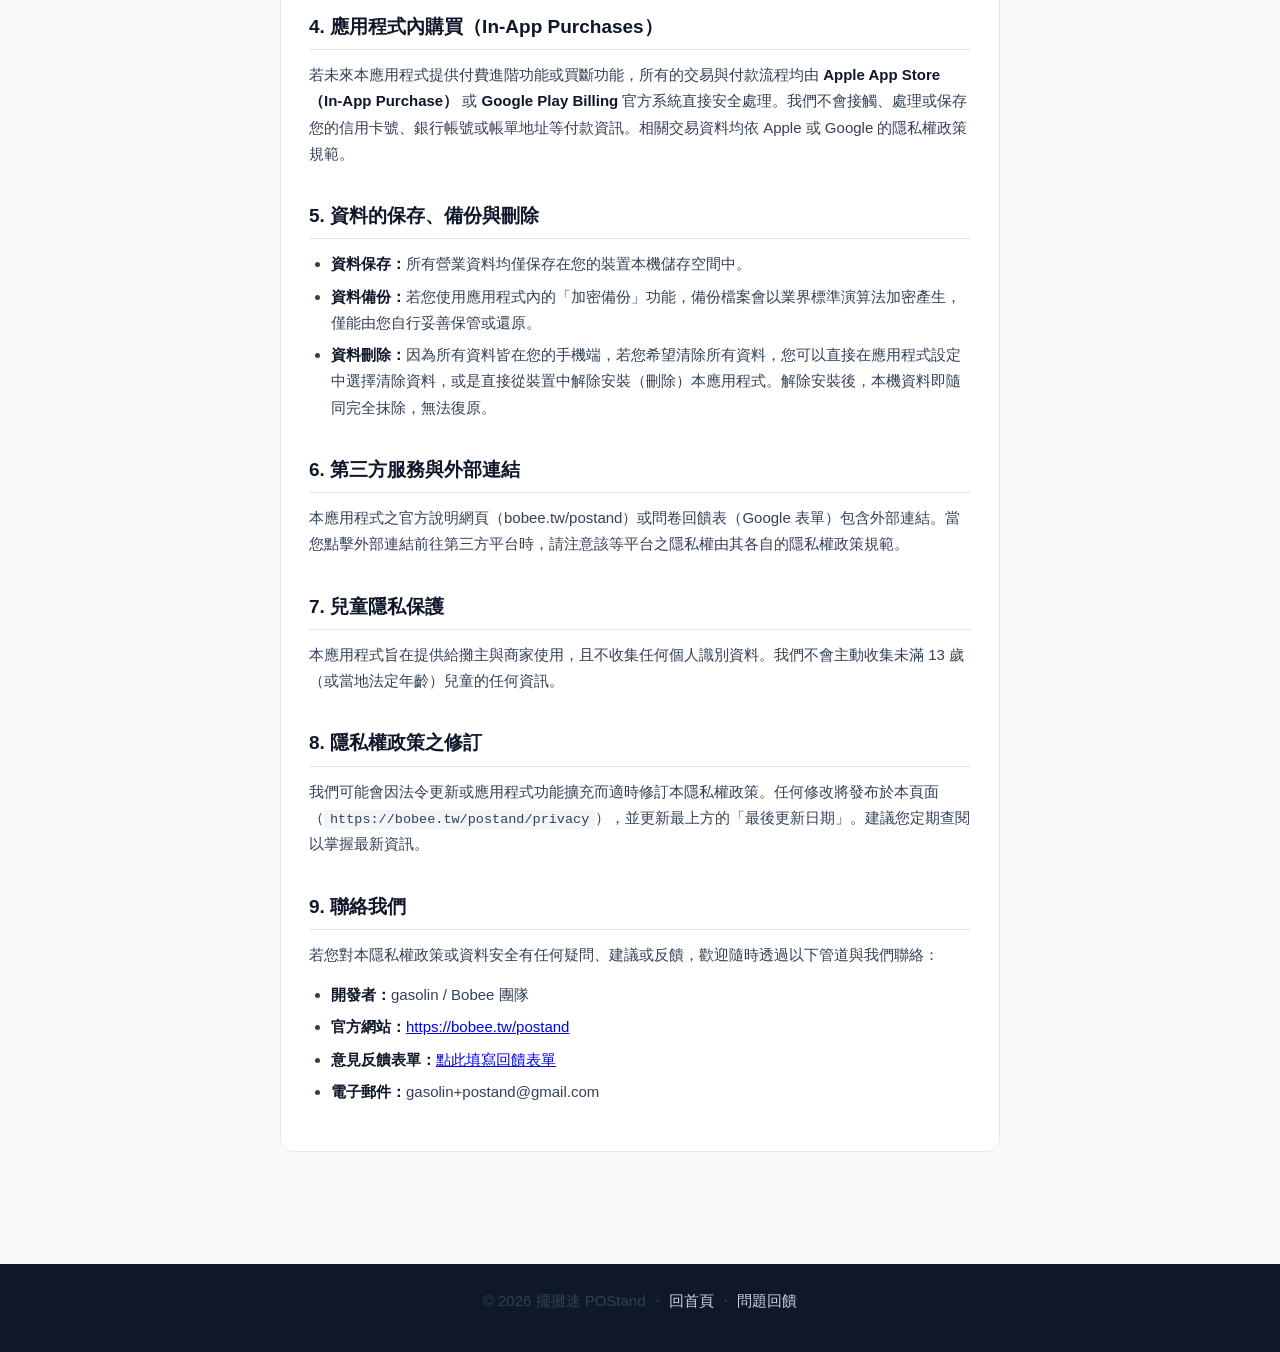
<file: postand/privacy/index.html>
<!DOCTYPE html>
<html lang="zh-Hant">
<head>
<meta charset="UTF-8">
<meta name="viewport" content="width=device-width, initial-scale=1.0, viewport-fit=cover">
<title>隱私權政策 (Privacy Policy) — 擺攤速 POStand</title>
<meta name="description" content="擺攤速 POStand 隱私權政策。我們堅持離線優先與隱私優先設計：不收集個人資料、無廣告、帳目完全只存在你的手機裡。">
<meta property="og:title" content="擺攤速 POStand — 隱私權政策 (Privacy Policy)">
<meta property="og:description" content="不收集個人資料、無廣告、帳目完全只存在你的手機裡。">
<meta property="og:type" content="website">
<meta property="og:url" content="https://bobee.tw/postand/privacy">
<meta property="og:site_name" content="擺攤速 POStand">
<link rel="canonical" href="https://bobee.tw/postand/privacy">
<meta name="twitter:card" content="summary">
<meta name="twitter:title" content="隱私權政策 (Privacy Policy) — 擺攤速 POStand">
<meta name="twitter:description" content="擺攤速 POStand 隱私權政策。我們堅持離線優先與隱私優先設計：不收集個人資料、無廣告、帳目完全只存在你的手機裡。">
<meta name="theme-color" content="#10B981">
<link rel="icon" href="data:image/svg+xml,<svg xmlns='http://www.w3.org/2000/svg' viewBox='0 0 100 100'><text y='.9em' font-size='90'>⚡</text></svg>">
<style>
  :root {
    --primary: #10B981;
    --primary-dark: #047857;
    --primary-light: #ECFDF5;
    --primary-border: #A7F3D0;
    --bg: #F8FAFC;
    --surface: #FFFFFF;
    --surface-sub: #F1F5F9;
    --text-main: #0F172A;
    --text-muted: #64748B;
    --border: #E2E8F0;
    --radius: 14px;
  }
  * { margin: 0; padding: 0; box-sizing: border-box; }
  html { scroll-behavior: smooth; }
  body {
    font-family: -apple-system, BlinkMacSystemFont, "PingFang TC", "Noto Sans TC", "Microsoft JhengHei", sans-serif;
    background: var(--bg);
    color: var(--text-main);
    line-height: 1.75;
    -webkit-font-smoothing: antialiased;
  }
  .wrap { max-width: 760px; margin: 0 auto; padding: 0 20px; }

  /* Header */
  header {
    position: sticky; top: 0; z-index: 50;
    background: rgba(248,250,252,.94);
    backdrop-filter: blur(10px);
    border-bottom: 1px solid var(--border);
  }
  .nav { display: flex; align-items: center; justify-content: space-between; height: 56px; }
  .brand { font-weight: 800; font-size: 17px; color: var(--text-main); text-decoration: none; letter-spacing: .5px; }
  .brand em { font-style: normal; color: var(--primary-dark); }
  .nav-links { display: flex; gap: 14px; align-items: center; }
  .nav-link { color: var(--text-muted); text-decoration: none; font-size: 14px; font-weight: 600; }
  .nav-link:hover { color: var(--primary-dark); }
  .lang-toggle {
    background: var(--surface); border: 1px solid var(--border); border-radius: 20px;
    padding: 4px 10px; font-size: 13px; font-weight: 600; color: var(--text-muted); cursor: pointer; text-decoration: none;
  }
  .lang-toggle:hover { border-color: var(--primary); color: var(--primary-dark); }

  /* Main content */
  main { padding: 40px 0 64px; }
  .policy-header {
    background: var(--surface); border: 1px solid var(--border); border-radius: var(--radius);
    padding: 28px 24px; margin-bottom: 28px;
  }
  .badge {
    display: inline-block; background: var(--primary-light); color: var(--primary-dark);
    border: 1px solid var(--primary-border); border-radius: 999px;
    font-size: 13px; font-weight: 700; padding: 4px 12px; margin-bottom: 12px;
  }
  h1 { font-size: clamp(24px, 5vw, 32px); font-weight: 900; line-height: 1.3; }
  .meta { color: var(--text-muted); font-size: 13.5px; margin-top: 8px; }

  /* Summary callout */
  .summary-box {
    background: var(--primary-light); border: 1.5px solid var(--primary-border);
    border-radius: var(--radius); padding: 20px; margin-bottom: 32px;
  }
  .summary-box h3 { color: var(--primary-dark); font-size: 16px; margin-bottom: 8px; }
  .summary-box ul { padding-left: 20px; font-size: 14.5px; }
  .summary-box li { margin-bottom: 6px; }

  /* Policy sections */
  .policy-content {
    background: var(--surface); border: 1px solid var(--border);
    border-radius: var(--radius); padding: 32px 28px;
  }
  h2 {
    font-size: 19px; font-weight: 800; color: var(--text-main);
    margin: 32px 0 12px; padding-bottom: 6px; border-bottom: 1px solid var(--border);
  }
  h2:first-of-type { margin-top: 0; }
  h3 { font-size: 16px; font-weight: 700; margin: 18px 0 8px; color: var(--text-main); }
  p { font-size: 15px; margin-bottom: 14px; color: #334155; }
  ul { padding-left: 22px; margin-bottom: 14px; font-size: 15px; color: #334155; }
  li { margin-bottom: 6px; }
  strong { color: var(--text-main); }
  code { background: var(--surface-sub); padding: 2px 6px; border-radius: 4px; font-size: 13.5px; }

  .lang-section { display: block; }
  .hidden { display: none; }

  footer {
    background: var(--text-main); color: #94A3B8; font-size: 13px; padding: 24px 0; margin-top: 48px; text-align: center;
  }
  footer a { color: #CBD5E1; text-decoration: none; }
  footer a:hover { text-decoration: underline; }
</style>
</head>
<body>

<header>
  <div class="wrap nav">
    <a class="brand" href="/postand">⚡ 擺攤速 <em>POStand</em></a>
    <div class="nav-links">
      <a class="nav-link" href="/postand">回首頁</a>
      <a class="lang-toggle" id="toggleLang" href="#en">English</a>
    </div>
  </div>
</header>

<main>
  <div class="wrap">

    <div class="policy-header">
      <span class="badge">Privacy Policy / 隱私權政策</span>
      <h1 id="pageTitle">擺攤速 POStand 隱私權政策</h1>
      <p class="meta">
        <strong>最後更新日期：</strong>2026 年 11 月 17 日 ｜ <strong>適用版本：</strong>iOS / iPadOS & Android
      </p>
    </div>

    <!-- 繁體中文版本 -->
    <div id="section-zh" class="lang-section">
      <div class="summary-box">
        <h3>💡 核心承諾：零資料收集、零追蹤、離線優先</h3>
        <ul>
          <li><strong>不上傳帳目：</strong>所有商品、定價、訂單、營業額等資料僅儲存在您自己的手機裡，我們沒有任何遠端伺服器儲存您的營業資料。</li>
          <li><strong>不需註冊帳號：</strong>打開即可使用，不收集您的姓名、電子郵件、電話等個人資訊。</li>
          <li><strong>無任何廣告與追蹤碼：</strong>不包含第三方廣告 SDK 或行為追蹤代碼。</li>
          <li><strong>相機權限僅供現場掃描：</strong>掃描收款 QR Code 過程即時運算，絕不拍攝、儲存或上傳任何影像。</li>
        </ul>
      </div>

      <div class="policy-content">
        <h2>1. 前言與適用範圍</h2>
        <p>擺攤速 POStand（以下簡稱「本應用程式」或「我們」，由 Bobee 團隊及開發者 gasolin 開發維護）致力於為文創市集、夜市、餐車與個人攤主提供單純、快速且安全的收銀與對帳工具。我們深知營業數據的隱私至關重要，因此從架構設計上即採用<strong>「零伺服器存取（No Server Architecture）」</strong>與<strong>「離線優先（Offline-First）」</strong>原則。</p>
        <p>本隱私權政策適用於您於 Apple App Store 及 Google Play Store 下載安裝的 POStand 應用程式，旨在向您清楚說明我們對隱私與資料保護的實踐。</p>

        <h2>2. 我們收集的資料</h2>
        <p><strong>簡單來說：我們不收集您的任何個人識別資訊。</strong></p>
        <ul>
          <li><strong>個人身分資訊：</strong>本應用程式無需註冊、登入或建立帳號，我們不會詢問、獲取或儲存您的姓名、電子郵件、電話號碼、住址或身分證字號。</li>
          <li><strong>營業與交易資料：</strong>您在應用程式中建立的商品名稱、售價、庫存標籤、訂單記錄、找零數據、每日營業額統計、收攤結算與暫離密碼，皆<strong>100% 儲存在您的裝置本機資料庫（Local SQLite Encrypted Storage）中</strong>。我們無法亦不曾傳輸或檢視該等資料。</li>
          <li><strong>位置資訊：</strong>本應用程式不會要求或存取您的 GPS 或地理位置資訊。</li>
          <li><strong>網路連線與瀏覽記錄：</strong>本應用程式不含任何廣告追蹤器（Tracker）或第三方行銷分析工具（例如 Facebook Pixel 等）。</li>
        </ul>

        <h2>3. 裝置權限的使用說明</h2>
        <p>為了提供特定功能，本應用程式可能會向您請求以下系統權限：</p>
        <ul>
          <li><strong>相機權限（Camera Permission）：</strong>
            <br><em>目的：</em>僅在您主動使用「掃描行動支付收款 QR Code」功能時請求。
            <br><em>說明：</em>相機影像僅於裝置端進行即時 QR Code 解碼，本應用程式<strong>絕不會錄製、拍攝、儲存、快取或對外傳輸任何照片、影片或相機畫面</strong>。若您不需要此功能，可直接拒絕或關閉權限，完全不影響其他收銀與對帳功能。
          </li>
          <li><strong>檔案存取 / 分享權限（Storage / File Sharing）：</strong>
            <br><em>目的：</em>僅在您主動點選「備份資料」或「匯出 CSV 報表」時，調用系統標準分享面板（Share Sheet）儲存檔案至您指定的本機位置或透過您選擇的應用程式（如 LINE、AirDrop、電子郵件）傳送給自己。
          </li>
        </ul>

        <h2>4. 應用程式內購買（In-App Purchases）</h2>
        <p>若未來本應用程式提供付費進階功能或買斷功能，所有的交易與付款流程均由 <strong>Apple App Store（In-App Purchase）</strong> 或 <strong>Google Play Billing</strong> 官方系統直接安全處理。我們不會接觸、處理或保存您的信用卡號、銀行帳號或帳單地址等付款資訊。相關交易資料均依 Apple 或 Google 的隱私權政策規範。</p>

        <h2>5. 資料的保存、備份與刪除</h2>
        <ul>
          <li><strong>資料保存：</strong>所有營業資料均僅保存在您的裝置本機儲存空間中。</li>
          <li><strong>資料備份：</strong>若您使用應用程式內的「加密備份」功能，備份檔案會以業界標準演算法加密產生，僅能由您自行妥善保管或還原。</li>
          <li><strong>資料刪除：</strong>因為所有資料皆在您的手機端，若您希望清除所有資料，您可以直接在應用程式設定中選擇清除資料，或是直接從裝置中解除安裝（刪除）本應用程式。解除安裝後，本機資料即隨同完全抹除，無法復原。</li>
        </ul>

        <h2>6. 第三方服務與外部連結</h2>
        <p>本應用程式之官方說明網頁（bobee.tw/postand）或問卷回饋表（Google 表單）包含外部連結。當您點擊外部連結前往第三方平台時，請注意該等平台之隱私權由其各自的隱私權政策規範。</p>

        <h2>7. 兒童隱私保護</h2>
        <p>本應用程式旨在提供給攤主與商家使用，且不收集任何個人識別資料。我們不會主動收集未滿 13 歲（或當地法定年齡）兒童的任何資訊。</p>

        <h2>8. 隱私權政策之修訂</h2>
        <p>我們可能會因法令更新或應用程式功能擴充而適時修訂本隱私權政策。任何修改將發布於本頁面（<code>https://bobee.tw/postand/privacy</code>），並更新最上方的「最後更新日期」。建議您定期查閱以掌握最新資訊。</p>

        <h2>9. 聯絡我們</h2>
        <p>若您對本隱私權政策或資料安全有任何疑問、建議或反饋，歡迎隨時透過以下管道與我們聯絡：</p>
        <ul>
          <li><strong>開發者：</strong>gasolin / Bobee 團隊</li>
          <li><strong>官方網站：</strong><a href="https://bobee.tw/postand" target="_blank" rel="noopener">https://bobee.tw/postand</a></li>
          <li><strong>意見反饋表單：</strong><a href="https://forms.gle/gsZ1opirxMMz4WYP7" target="_blank" rel="noopener">點此填寫回饋表單</a></li>
          <li><strong>電子郵件：</strong>gasolin+postand@gmail.com</li>
        </ul>
      </div>
    </div>

    <!-- ENGLISH VERSION -->
    <div id="section-en" class="lang-section hidden">
      <div class="summary-box">
        <h3>💡 Core Privacy Principles: Zero Data Collection, Offline-First</h3>
        <ul>
          <li><strong>No Cloud Upload:</strong> All sales data, product catalogs, prices, and revenue statistics are stored strictly on your local device. We do not operate remote servers to store or access your transaction data.</li>
          <li><strong>No Account Required:</strong> Ready to use out of the box. No name, email, phone number, or login credentials needed.</li>
          <li><strong>No Ads &amp; No Trackers:</strong> Zero third-party ad networks, marketing SDKs, or behavior tracking scripts.</li>
          <li><strong>Camera Used Solely for Local Scanning:</strong> Camera permission is only used to scan payment QR codes in real-time. No images or videos are ever captured, saved, or uploaded.</li>
        </ul>
      </div>

      <div class="policy-content">
        <h2>1. Introduction &amp; Scope</h2>
        <p>POStand ("the App", "we", "us", or "our", developed and maintained by the Bobee team and developer gasolin) is designed to help market stall owners, food truck operators, and pop-up creators process checkout and tally revenue quickly and effortlessly. We believe your business records belong only to you. Therefore, POStand is engineered with a strict <strong>Offline-First and Privacy-by-Design</strong> architecture.</p>
        <p>This Privacy Policy applies to the POStand application available on the Apple App Store and Google Play Store.</p>

        <h2>2. Information We Collect</h2>
        <p><strong>In short: We do not collect, process, or sell any of your personally identifiable information (PII).</strong></p>
        <ul>
          <li><strong>Personal Information:</strong> The App does not require registration, login, or account creation. We do not ask for or collect your name, email, phone number, physical address, or identification numbers.</li>
          <li><strong>Business &amp; Sales Data:</strong> All product listings, pricing, tags, orders, change calculations, daily revenue, tallies, and PIN codes are <strong>stored 100% locally on your device (Encrypted Local SQLite Database)</strong>. We have no access to this data.</li>
          <li><strong>Location Information:</strong> The App does not request or track your GPS location.</li>
          <li><strong>Analytics &amp; Tracking:</strong> We do not integrate third-party ad networks, behavioral tracking SDKs, or analytics services.</li>
        </ul>

        <h2>3. Device Permissions</h2>
        <p>To deliver specific features, POStand may request the following device permissions:</p>
        <ul>
          <li><strong>Camera Permission:</strong>
            <br><em>Purpose:</em> Used strictly when you choose to scan customer payment QR codes.
            <br><em>Details:</em> The camera stream is processed locally in real-time. <strong>No photos or video frames are ever captured, stored, cached, or transmitted to any external server.</strong> You may deny or revoke camera permission at any time in system settings without impacting basic checkout features.
          </li>
          <li><strong>Storage / Sharing:</strong>
            <br><em>Purpose:</em> Used only when you initiate an export of your encrypted backup or CSV report via the native system Share Sheet.
          </li>
        </ul>

        <h2>4. In-App Purchases &amp; Subscriptions</h2>
        <p>Any in-app purchases or feature upgrades are processed directly by Apple App Store (In-App Purchase) or Google Play Billing. We never receive, store, or process your credit card numbers, billing addresses, or payment credentials. These transactions are governed by Apple's or Google's privacy policies.</p>

        <h2>5. Data Retention &amp; Deletion</h2>
        <ul>
          <li><strong>Data Ownership:</strong> You retain complete ownership of all data created in the App.</li>
          <li><strong>Data Deletion:</strong> Because all data resides solely on your physical device, you can delete all records at any time by clearing app data or uninstalling the App. Once uninstalled, all local database records are permanently deleted by your operating system.</li>
        </ul>

        <h2>6. Children's Privacy</h2>
        <p>POStand does not knowingly collect personal information from children under the age of 13 (or under the applicable age threshold in your jurisdiction). The App is designed for general commercial stall operations and does not collect personal data from any user.</p>

        <h2>7. Changes to This Policy</h2>
        <p>We may update this Privacy Policy from time to time. Any revisions will be published directly on this URL (<code>https://bobee.tw/postand/privacy</code>) with the updated date at the top.</p>

        <h2>8. Contact Us</h2>
        <p>If you have any questions or feedback regarding this Privacy Policy or security, please feel free to contact us:</p>
        <ul>
          <li><strong>Developer:</strong> gasolin / Bobee Team</li>
          <li><strong>Website:</strong> <a href="https://bobee.tw/postand" target="_blank" rel="noopener">https://bobee.tw/postand</a></li>
          <li><strong>Feedback Form:</strong> <a href="https://forms.gle/gsZ1opirxMMz4WYP7" target="_blank" rel="noopener">Submit Feedback</a></li>
          <li><strong>Email:</strong> gasolin+postand@gmail.com</li>
        </ul>
      </div>
    </div>

  </div>
</main>

<footer>
  <div class="wrap">
    <p>© 2026 擺攤速 POStand ・ <a href="/postand">回首頁</a> ・ <a href="https://forms.gle/gsZ1opirxMMz4WYP7" target="_blank" rel="noopener">問題回饋</a></p>
  </div>
</footer>

<script>
  (function() {
    var toggleBtn = document.getElementById('toggleLang');
    var secZh = document.getElementById('section-zh');
    var secEn = document.getElementById('section-en');
    var pageTitle = document.getElementById('pageTitle');

    function setLang(lang) {
      if (lang === 'en') {
        secZh.classList.add('hidden');
        secEn.classList.remove('hidden');
        toggleBtn.textContent = '繁體中文';
        toggleBtn.href = '#zh';
        pageTitle.textContent = 'POStand Privacy Policy';
        document.documentElement.lang = 'en';
      } else {
        secEn.classList.add('hidden');
        secZh.classList.remove('hidden');
        toggleBtn.textContent = 'English';
        toggleBtn.href = '#en';
        pageTitle.textContent = '擺攤速 POStand 隱私權政策';
        document.documentElement.lang = 'zh-Hant';
      }
    }

    if (window.location.hash === '#en') {
      setLang('en');
    }

    toggleBtn.addEventListener('click', function(e) {
      e.preventDefault();
      var currentIsZh = !secZh.classList.contains('hidden');
      setLang(currentIsZh ? 'en' : 'zh');
      window.location.hash = currentIsZh ? 'en' : 'zh';
    });
  })();
</script>

</body>
</html>
</file>
<file: styles.css>
:root {
  --bg: #FCFAF5;
  --paper: #FFFFFF;
  --fg: #433221;
  --muted: #8E7C69;
  --rule: #F1E3D2;
  --accent: #D49A15; /* Honey Gold */
  --accent-soft: #FFF4DD;
  --accent-red: #C62828; /* Lucky Red */
  --accent-red-soft: #FFF5F5;
  --shadow: 0 8px 16px rgba(67, 50, 33, 0.04), 0 20px 48px rgba(67, 50, 33, 0.07);
  --sans: 'Nunito', 'Quicksand', -apple-system, BlinkMacSystemFont, 'Helvetica Neue', sans-serif;
}

/* Dark mode. Auto-switches via system appearance unless pinned via
   `color_scheme: light|dark` in config.yml. */
@media (prefers-color-scheme: dark) {
  :root:not(.scheme-light) {
    --bg: #1B1611;
    --paper: #272018;
    --fg: #F4EADF;
    --muted: #BFAFA0;
    --rule: #3E3225;
    --accent: #F2AF29; /* Honey Gold in dark mode */
    --accent-soft: #3D2E1C;
    --accent-red: #EF5350;
    --accent-red-soft: #3D1B1B;
    --shadow: 0 8px 16px rgba(0, 0, 0, 0.25), 0 20px 48px rgba(0, 0, 0, 0.35);
  }
}
:root.scheme-dark {
  --bg: #1B1611;
  --paper: #272018;
  --fg: #F4EADF;
  --muted: #BFAFA0;
  --rule: #3E3225;
  --accent: #F2AF29; /* Honey Gold in dark mode */
  --accent-soft: #3D2E1C;
  --accent-red: #EF5350;
  --accent-red-soft: #3D1B1B;
  --shadow: 0 8px 16px rgba(0, 0, 0, 0.25), 0 20px 48px rgba(0, 0, 0, 0.35);
}

* { margin: 0; padding: 0; box-sizing: border-box; }

body {
  background: var(--bg);
  color: var(--fg);
  font-family: var(--sans);
  font-size: 18px; /* Bigger body base font */
  line-height: 1.7;
  font-weight: 500;
  min-height: 100vh;
  display: flex;
  align-items: flex-start;
  justify-content: center;
  padding: 40px 20px;
  -webkit-font-smoothing: antialiased;
}

a { color: inherit; text-decoration: none; }

.container { width: 100%; max-width: 480px; } /* Slightly wider for comfortable line lengths */

/* Profile layout with generous spacing */
.profile-card {
  background: var(--paper);
  border-radius: 28px; /* Rounder, friendlier corners */
  padding: 40px 32px;
  text-align: center;
  margin-bottom: 28px;
  box-shadow: var(--shadow);
}

.profile-pic-wrap {
  display: inline-block;
  padding: 6px;
  background: var(--accent-soft);
  border-radius: 50%;
  margin-bottom: 20px;
  position: relative;
  border: 4px solid var(--accent); /* Thick, solid, recognizable brand ring */
}

.profile-pic-wrap::after {
  content: '';
  position: absolute;
  width: 22px;
  height: 22px;
  border-radius: 50%;
  background: var(--accent-red);
  top: 8px;
  right: 4px;
  border: 4px solid var(--paper);
}

.profile-pic {
  width: 112px; /* Prominent profile picture */
  height: 112px;
  border-radius: 50%;
  object-fit: cover;
  display: block;
}

.name {
  font-size: 32px; /* Huge, highly legible main brand title */
  font-weight: 800;
  letter-spacing: -0.01em;
  margin-bottom: 12px;
  position: relative;
  display: inline-block;
}

.name::after {
  content: '';
  position: absolute;
  left: 6%;
  right: 6%;
  bottom: -4px;
  height: 8px;
  background: var(--accent-soft);
  border-radius: 6px;
  z-index: -1;
}

.description {
  font-size: 19px; /* Highly readable tagline */
  color: var(--muted);
  font-weight: 600;
  text-wrap: pretty;
  max-width: 32ch;
  margin: 8px auto 0;
  line-height: 1.6;
}

.links {
  display: flex;
  flex-direction: column;
  gap: 16px; /* Generous breathing space between clickable elements */
  margin-bottom: 28px;
}

/* Big, tactile button design optimized for touch */
.link-button {
  display: flex;
  align-items: center;
  gap: 18px;
  padding: 22px 24px; /* Massive tap target padding */
  background: var(--paper);
  border: 2.5px solid var(--rule); /* Explicit physical boundary helper */
  border-radius: 20px; /* Highly organic rounded borders */
  font-size: 20px; /* Large, bold typography */
  font-weight: 700;
  color: var(--fg);
  box-shadow: var(--shadow);
  transition: transform 0.18s ease, box-shadow 0.18s ease, background 0.18s ease, border-color 0.18s ease;
}

.link-button:hover,
.link-button:focus-visible {
  transform: translateY(-4px);
  box-shadow: 0 8px 16px rgba(67, 50, 33, 0.05), 0 24px 48px rgba(67, 50, 33, 0.12);
  background: var(--accent-soft);
  border-color: var(--accent); /* Highlights border on active focus */
  outline: none;
}

/* Expanded icon holder */
.link-icon {
  width: 46px;
  height: 46px;
  display: inline-flex;
  align-items: center;
  justify-content: center;
  background: var(--accent-soft);
  color: var(--accent);
  border-radius: 14px;
  flex-shrink: 0;
  transition: background 0.18s ease, color 0.18s ease;
  border: 1px solid rgba(212, 154, 21, 0.15);
}

.link-icon i { font-size: 18px; }

.link-button:hover .link-icon,
.link-button:focus-visible .link-icon {
  background: var(--accent);
  color: var(--paper);
}

.link-text { flex: 1; text-align: left; }

/* Block style descriptions to avoid wrapping issues */
.link-button-text {
  display: block; /* Wrap description cleanly onto its own line */
  font-size: 15px; /* Clean, legible subtext size */
  color: var(--muted);
  font-weight: 500;
  margin-top: 6px;
  margin-left: 0;
  line-height: 1.4;
}

/* Bottom social row */
.button-container {
  background: var(--paper);
  border-radius: 24px;
  padding: 22px;
  box-shadow: var(--shadow);
  display: flex;
  justify-content: center;
  border: 2.5px solid var(--rule);
}

.button-group {
  display: flex;
  gap: 18px;
  flex-wrap: wrap;
  justify-content: center;
}

.icon-button {
  width: 50px;
  height: 50px;
  display: inline-flex;
  align-items: center;
  justify-content: center;
  background: var(--accent-soft);
  color: var(--accent);
  border-radius: 50%;
  transition: transform 0.18s ease, background 0.18s ease, color 0.18s ease;
  border: 2px solid transparent;
}

.icon-button i { font-size: 20px; }

.icon-button:hover,
.icon-button:focus-visible {
  background: var(--accent);
  color: var(--paper);
  transform: translateY(-3px) rotate(-4deg);
  outline: none;
}

.footer {
  margin-top: 36px;
  padding: 0 8px;
  font-size: 16px;
  color: var(--muted);
  line-height: 1.7;
  text-align: center;
}

.footer a {
  color: var(--accent);
  font-weight: 700;
  border-bottom: 2px dotted var(--accent);
}

.copyright { margin-top: 12px; font-size: 14px; }

@media (prefers-reduced-motion: reduce) {
  *, *::before, *::after { transition: none !important; animation: none !important; }
}

/* Custom Link Section Headers - bold, clear, spacious */
.link-section-header {
  font-size: 24px;
  font-weight: 800;
  color: var(--fg);
  padding: 28px 8px 12px;
  margin-top: 12px;
  display: flex;
  align-items: center;
  gap: 12px;
  border-bottom: 2.5px dashed var(--accent); /* Golden separation line */
  letter-spacing: 0.05em;
  text-transform: uppercase;
}

.link-section-header .section-icon {
  color: var(--accent);
  display: inline-flex;
  align-items: center;
}

/* Urgent Red Theme for Protective Cards (e.g. 165 Anti-Fraud) */
.link-button.link-red {
  border: 3.5px solid var(--accent-red); /* Thick solid red safety alert border */
  background: var(--accent-red-soft); /* Warm pink-red comfort background */
}

.link-button.link-red .link-button-text {
  color: var(--fg); /* Enhances text contrast to >7:1 for senior readability */
  opacity: 0.85;
}

.link-button.link-red .link-icon {
  background: #FFCDD2;
  color: var(--accent-red);
  border: 1px solid rgba(198, 40, 40, 0.15);
}

.link-button.link-red:hover,
.link-button.link-red:focus-visible {
  background: #FFEBEE;
  border-color: var(--accent-red);
}

.link-button.link-red:hover .link-icon,
.link-button.link-red:focus-visible .link-icon {
  background: var(--accent-red);
  color: var(--paper);
}

/* "Latest" link variant — soft pill on warm background */
.link-button.link-latest {
  align-items: flex-start;
  background: var(--accent-soft);
}
.link-latest-badge {
  display: inline-block;
  font-size: 12px;
  font-weight: 800;
  letter-spacing: 0.1em;
  text-transform: uppercase;
  padding: 4px 10px;
  margin-right: 10px;
  border-radius: 999px;
  background: var(--accent);
  color: #fff;
  vertical-align: 1px;
}
.link-latest .link-text {
  flex: 1 1 auto;
  min-width: 0;
  display: -webkit-box;
  -webkit-box-orient: vertical;
  -webkit-line-clamp: 2;
          line-clamp: 2;
  overflow: hidden;
  overflow-wrap: anywhere;
  line-height: 1.4;
}

/* Local schedule switcher segment control - premium iOS segment control style */
.pray-schedule-switcher {
  display: flex;
  background: var(--accent-soft);
  border: 2px solid var(--rule);
  border-radius: 16px;
  padding: 4px;
  margin-top: 16px;
  margin-bottom: 8px;
  gap: 4px;
  box-shadow: inset 0 2px 4px rgba(67, 50, 33, 0.02);
}

.pray-tab-btn {
  flex: 1;
  padding: 14px 8px; /* Touch-friendly size */
  border: none;
  background: transparent;
  color: var(--muted);
  font-size: 16px; /* High legibility */
  font-weight: 700;
  border-radius: 12px;
  cursor: pointer;
  transition: background 0.18s ease, color 0.18s ease, box-shadow 0.18s ease, border-color 0.18s ease;
  outline: none;
  border: 1px solid transparent;
}

.pray-tab-btn:hover {
  color: var(--accent);
}

.pray-tab-btn.active {
  background: var(--paper);
  color: var(--accent);
  box-shadow: 0 4px 12px rgba(67, 50, 33, 0.05);
  border-color: rgba(212, 154, 21, 0.15);
}
</file>
